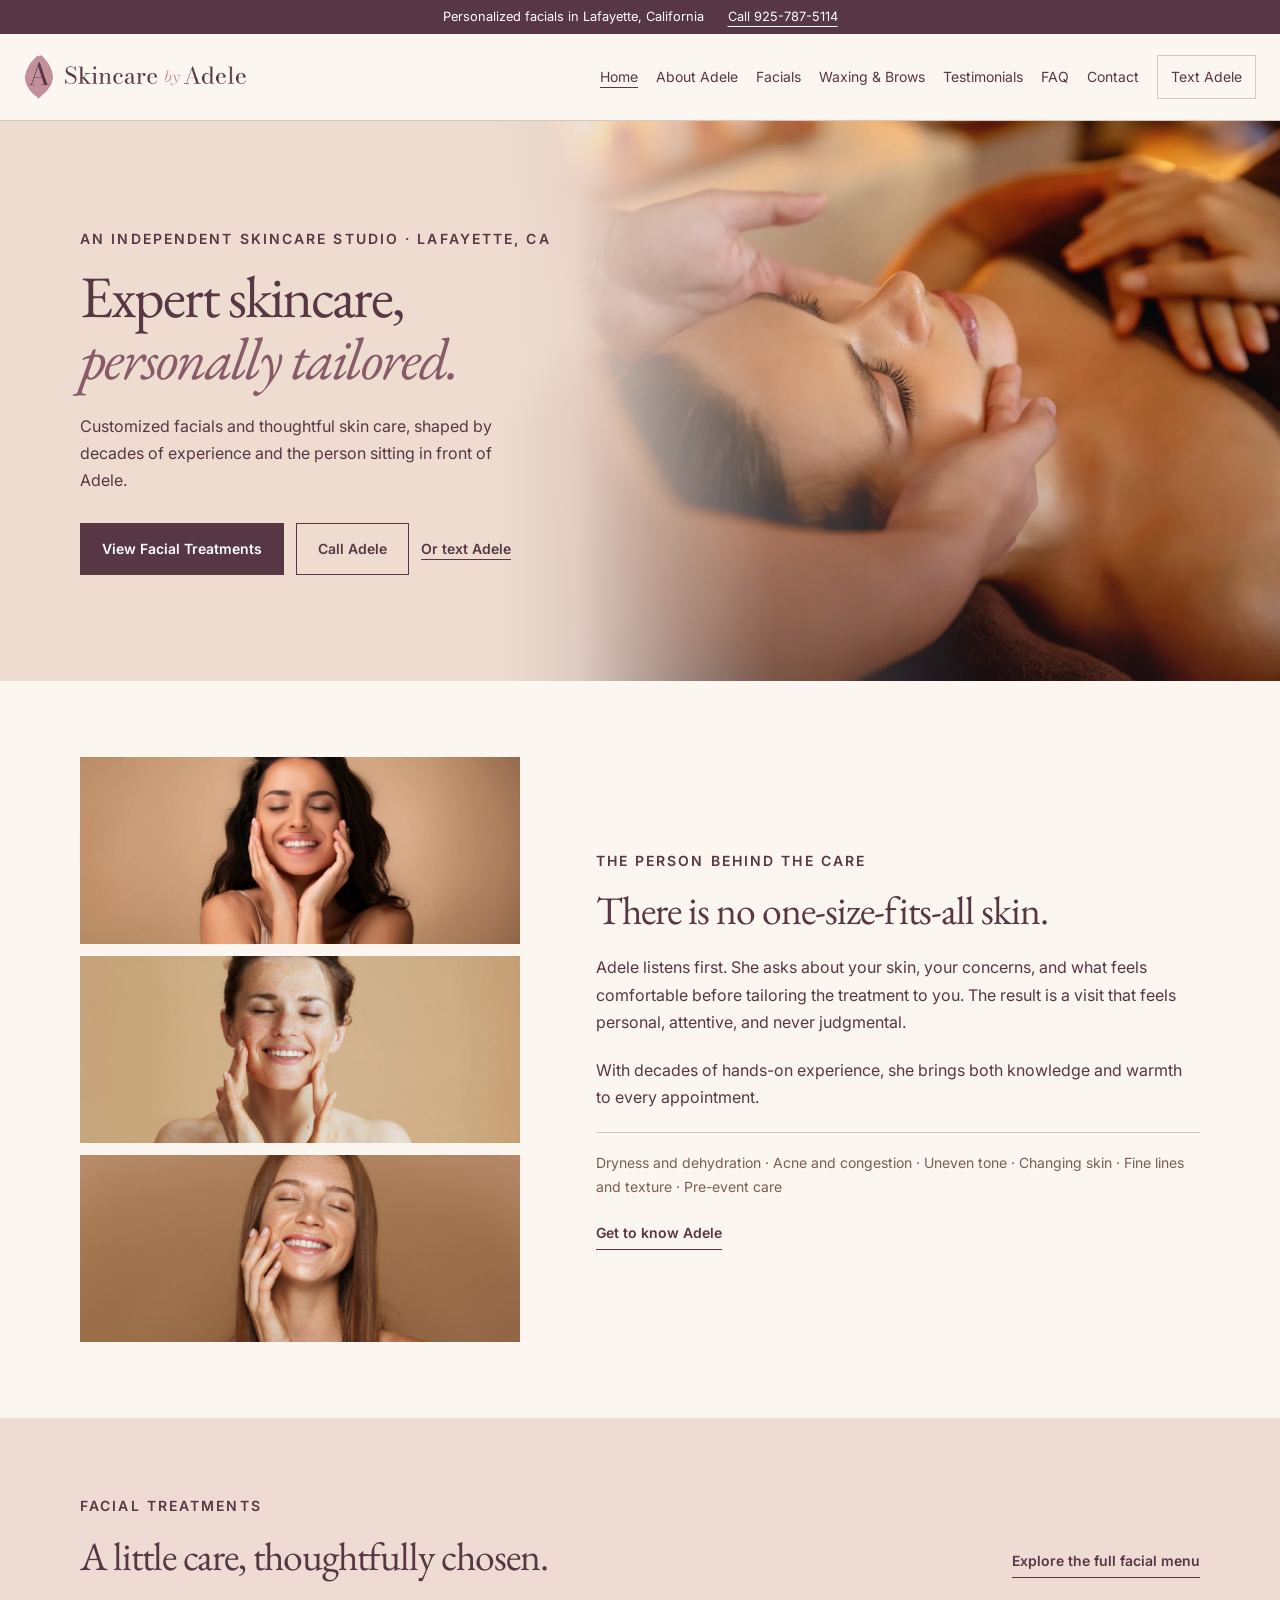
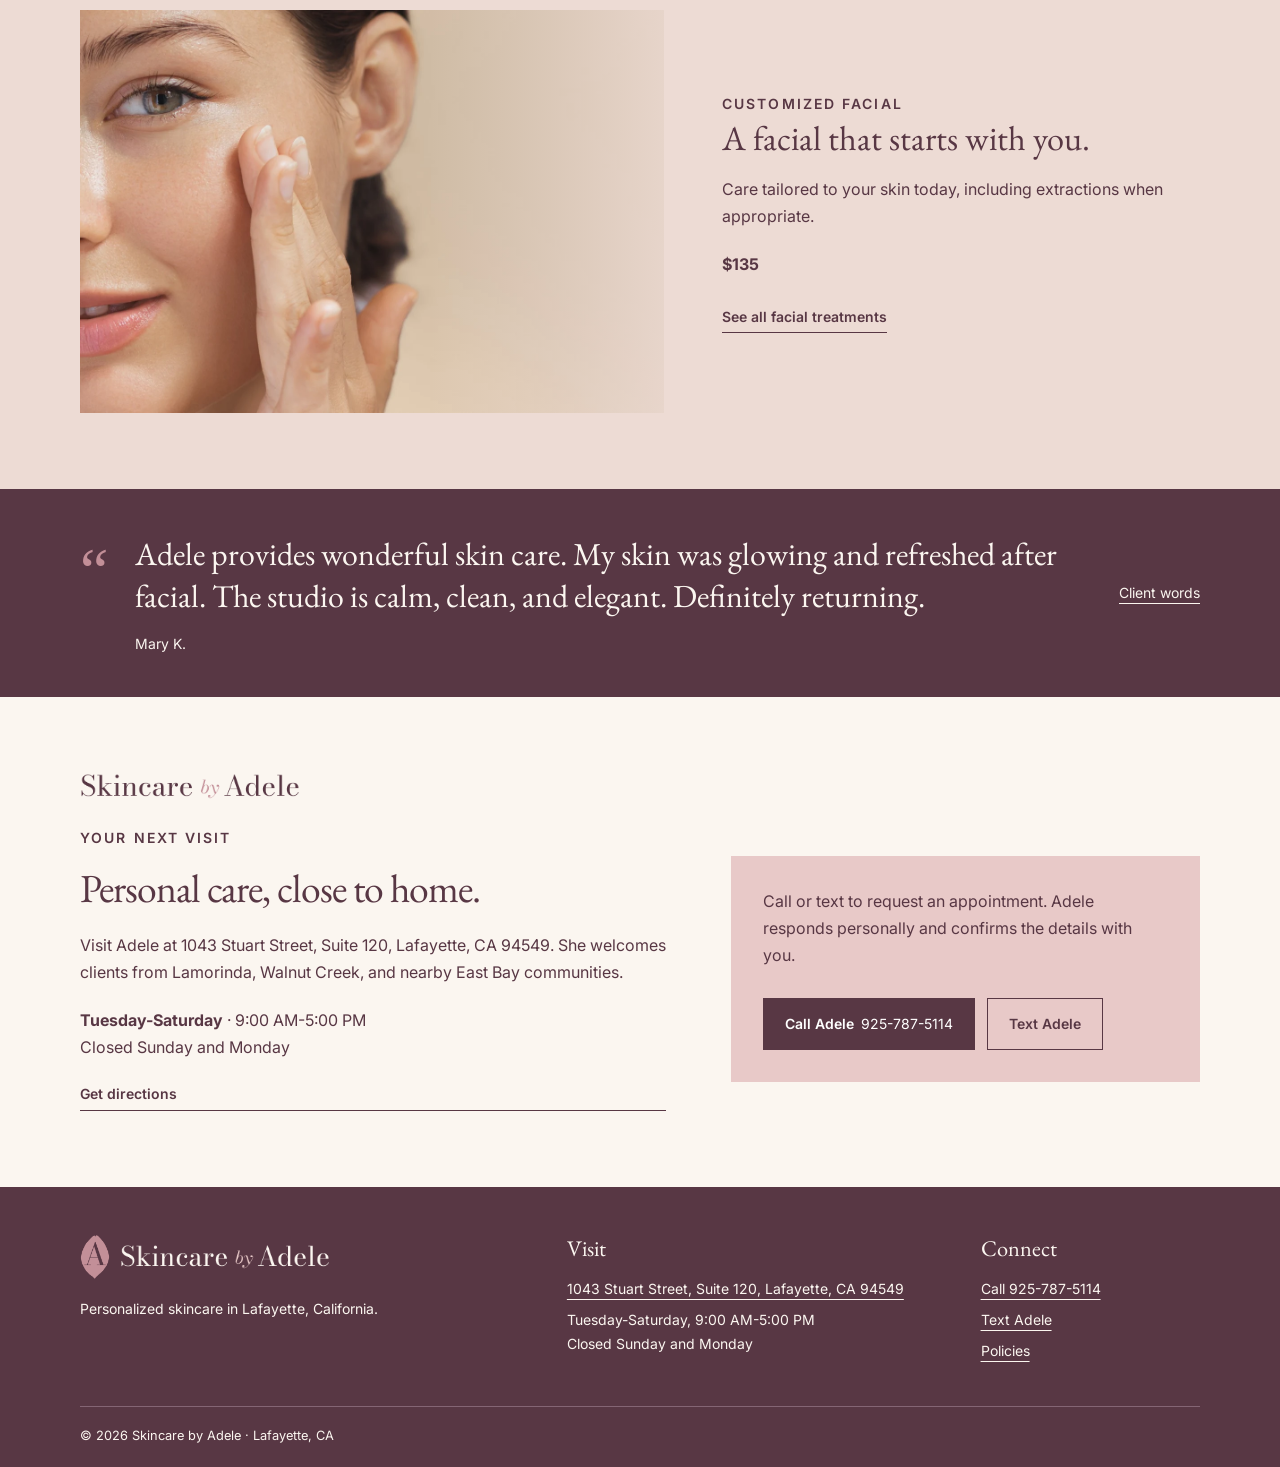
<file: index.html>
<!DOCTYPE html>
<html lang="en">
 <head>
  <meta charset="utf-8"/>
  <meta content="width=device-width,initial-scale=1" name="viewport"/>
  <meta content="#FBF6F0" name="theme-color"/>
  <title>
   Home | Skincare by Adele, Lafayette CA
  </title>
  <meta content="Customized facials and personal skincare with Adele Van Siegman in Lafayette, California. Explore services and call or text for an appointment." name="description"/>
  <link href="assets/A-01.webp" rel="icon"/>
  <link href="https://fonts.googleapis.com" rel="preconnect"/>
  <link crossorigin="" href="https://fonts.gstatic.com" rel="preconnect"/>
  <link href="https://fonts.googleapis.com/css2?family=EB+Garamond:ital,wght@0,400;0,500;0,600;1,400&amp;family=Inter:wght@400;500;600;700&amp;display=swap" rel="stylesheet"/>
  <link href="style.css" rel="stylesheet"/>
 </head>
 <body class="page-index">
  <a class="skip" href="#main">
   Skip to content
  </a>
  <div class="topline">
   Personalized facials in Lafayette, California
   <a href="tel:+19257875114">
    Call 925-787-5114
   </a>
  </div>
  <header>
   <div class="wrap header-inner">
    <a aria-label="Skincare by Adele home" class="brand" href="index.html">
     <img alt="" aria-hidden="true" class="brand-monogram" height="633" src="assets/A-01.webp" width="432"/>
     <img alt="Skincare by Adele" height="73" src="assets/A-03.webp" width="570"/>
    </a>
    <button aria-controls="site-nav" aria-expanded="false" class="menu-toggle" type="button">
     Menu
     <span aria-hidden="true">
      ☰
     </span>
    </button>
    <nav aria-label="Main navigation" id="site-nav">
     <a aria-current="page" href="index.html">
      Home
     </a>
     <a href="about.html">
      About Adele
     </a>
     <a href="facials.html">
      Facials
     </a>
     <a href="waxing-brows.html">
      Waxing &amp; Brows
     </a>
     <a href="testimonials.html">
      Testimonials
     </a>
     <a href="faq.html">
      FAQ
     </a>
     <a href="contact.html">
      Contact
     </a>
     <a class="nav-contact" href="sms:+19257875114">
      Text Adele
     </a>
    </nav>
   </div>
  </header>
  <main id="main">
   <section class="home-hero">
    <div class="home-hero-copy">
     <p class="eyebrow">
      An independent skincare studio &middot; Lafayette, CA
     </p>
     <h1>
      Expert skincare,
      <br/>
      <em>
       personally tailored.
      </em>
     </h1>
     <p>
      Customized facials and thoughtful skin care, shaped by decades of
            experience and the person sitting in front of Adele.
     </p>
     <div class="actions">
      <a class="button" href="facials.html">
       View Facial Treatments
      </a>
      <a class="button outline" href="tel:+19257875114">
       Call Adele
      </a>
      <a class="text-link" href="sms:+19257875114">
       Or text Adele
      </a>
     </div>
    </div>
    <div class="home-hero-visual">
     <div class="hero-main">
      <img alt="Hands applying a facial treatment in warm studio light" fetchpriority="high" height="1365" src="assets/AdobeStock_1033845673.webp" width="2048"/>
     </div>
     <p class="vertical-caption">
      SKINCARE BY ADELE &middot; LAFAYETTE
     </p>
    </div>
   </section>
   <section class="editorial-section approach compact-approach">
    <div class="wrap approach-grid">
     <div aria-label="Three quiet skincare moments" class="home-portrait-stack">
      <figure>
       <img alt="Woman with dark hair smiling with her eyes closed" height="1242" loading="lazy" src="assets/AdobeStock_1491289185.webp" width="1800"/>
      </figure>
      <figure>
       <img alt="Woman with short hair resting her hands on her cheeks, eyes closed" height="1200" loading="lazy" src="assets/AdobeStock_632358836.webp" width="1800"/>
      </figure>
      <figure>
       <img alt="Woman enjoying a quiet moment with her eyes closed" height="1200" loading="lazy" src="assets/AdobeStock_236097565.webp" width="1800"/>
      </figure>
     </div>
     <div class="approach-copy">
      <p class="eyebrow">
       THE PERSON BEHIND THE CARE
      </p>
      <h2>
       There is no one-size-fits-all skin.
      </h2>
      <p>
       Adele listens first. She asks about your skin, your concerns, and
              what feels comfortable before tailoring the treatment to you. The
              result is a visit that feels personal, attentive, and never
              judgmental.
      </p>
      <p>
       With decades of hands-on experience, she brings both knowledge and
              warmth to every appointment.
      </p>
      <p class="concerns-inline">
       Dryness and dehydration &middot; Acne and congestion &middot; Uneven tone &middot; Changing skin &middot; Fine lines and texture &middot; Pre-event care
      </p>
      <a class="quiet-link" href="about.html">
       Get to know Adele
      </a>
     </div>
    </div>
   </section>
   <section class="editorial-section treatments-home">
    <div class="wrap">
     <div class="section-heading">
      <div>
       <p class="eyebrow">
        FACIAL TREATMENTS
       </p>
       <h2>
        A little care, thoughtfully chosen.
       </h2>
      </div>
      <a class="quiet-link" href="facials.html">
       Explore the full facial menu
      </a>
     </div>
     <div class="treatment-editorial">
      <figure class="treatment-photo">
       <img alt="Close-up of a woman gently touching her cheek; her eye, skin, and fingertips remain visible" class="skin-touch-photo" height="900" loading="lazy" src="assets/AdobeStock_627625230.webp" width="1800"/>
      </figure>
      <div class="treatment-selections">
       <article class="treatment-selection">
        <div>
         <span class="eyebrow">
          CUSTOMIZED FACIAL
         </span>
         <h3>
          A facial that starts with you.
         </h3>
         <p>
          Care tailored to your skin today, including extractions when
                  appropriate.
         </p>
         <strong>
          $135
         </strong>
        </div>
        <a class="quiet-link" href="facials.html">
         See all facial treatments
        </a>
       </article>
      </div>
     </div>
    </div>
   </section>
   <section class="quote-band">
    <div class="wrap quote-layout">
     <span aria-hidden="true" class="quote-ornament">
      &ldquo;
     </span>
     <blockquote>
      Adele provides wonderful skin care. My skin was glowing and
            refreshed after facial. The studio is calm, clean, and elegant.
            Definitely returning.
      <cite>
       Mary K.
      </cite>
     </blockquote>
     <a href="testimonials.html">
      Client words
     </a>
    </div>
   </section>
   <section class="editorial-section location-home">
    <div class="wrap location-home-refined">
     <div>
      <img alt="Skincare by Adele" class="brand-plaque" height="73" loading="lazy" src="assets/A-03.webp" width="570"/>
      <p class="eyebrow">
       YOUR NEXT VISIT
      </p>
      <h2>
       Personal care, close to home.
      </h2>
      <p>
       Visit Adele at 1043 Stuart Street, Suite 120, Lafayette, CA 94549.
              She welcomes clients from Lamorinda, Walnut Creek, and nearby East
              Bay communities.
      </p>
      <p>
       <strong>
        Tuesday-Saturday
       </strong>
       &middot; 9:00 AM-5:00 PM
       <br/>
       Closed
              Sunday and Monday
      </p>
      <a class="quiet-link" href="https://www.google.com/maps/search/?api=1&amp;query=1043+Stuart+Street+Suite+120+Lafayette+CA+94549" rel="noopener" target="_blank">
       Get directions
      </a>
      <div class="location-action">
       <p>
        Call or text to request an appointment. Adele responds
                personally and confirms the details with you.
       </p>
       <div class="actions">
        <a class="button" href="tel:+19257875114">
         Call Adele
         <span>
          925-787-5114
         </span>
        </a>
        <a class="button outline" href="sms:+19257875114">
         Text Adele
        </a>
       </div>
      </div>
     </div>
    </div>
   </section>
  </main>
  <footer>
   <div class="wrap footer-grid">
    <div>
     <div class="footer-brand">
      <img alt="" aria-hidden="true" class="brand-monogram" height="633" src="assets/A-01.webp" width="432"/>
      <img alt="Skincare by Adele" class="footer-logo" height="73" src="assets/A-06.webp" width="570"/>
     </div>
     <p>
      Personalized skincare in Lafayette, California.
     </p>
    </div>
    <div>
     <h3>
      Visit
     </h3>
     <a href="https://www.google.com/maps/search/?api=1&amp;query=1043+Stuart+Street+Suite+120+Lafayette+CA+94549" rel="noopener" target="_blank">
      1043 Stuart Street, Suite 120, Lafayette, CA 94549
     </a>
     <p>
      Tuesday-Saturday, 9:00 AM-5:00 PM
      <br/>
      Closed Sunday and Monday
     </p>
    </div>
    <div>
     <h3>
      Connect
     </h3>
     <a href="tel:+19257875114">
      Call 925-787-5114
     </a>
     <a href="sms:+19257875114">
      Text Adele
     </a>
     <a href="policies.html">
      Policies
     </a>
    </div>
   </div>
   <div class="wrap footer-end">
    &copy; 2026 Skincare by Adele &middot; Lafayette, CA
   </div>
  </footer>
  <div class="mobile-action">
   <a href="tel:+19257875114">
    Call Adele
   </a>
   <a href="sms:+19257875114">
    Text Adele
   </a>
  </div>
  <script defer="" src="site.js">
  </script>
 </body>
</html>
</file>
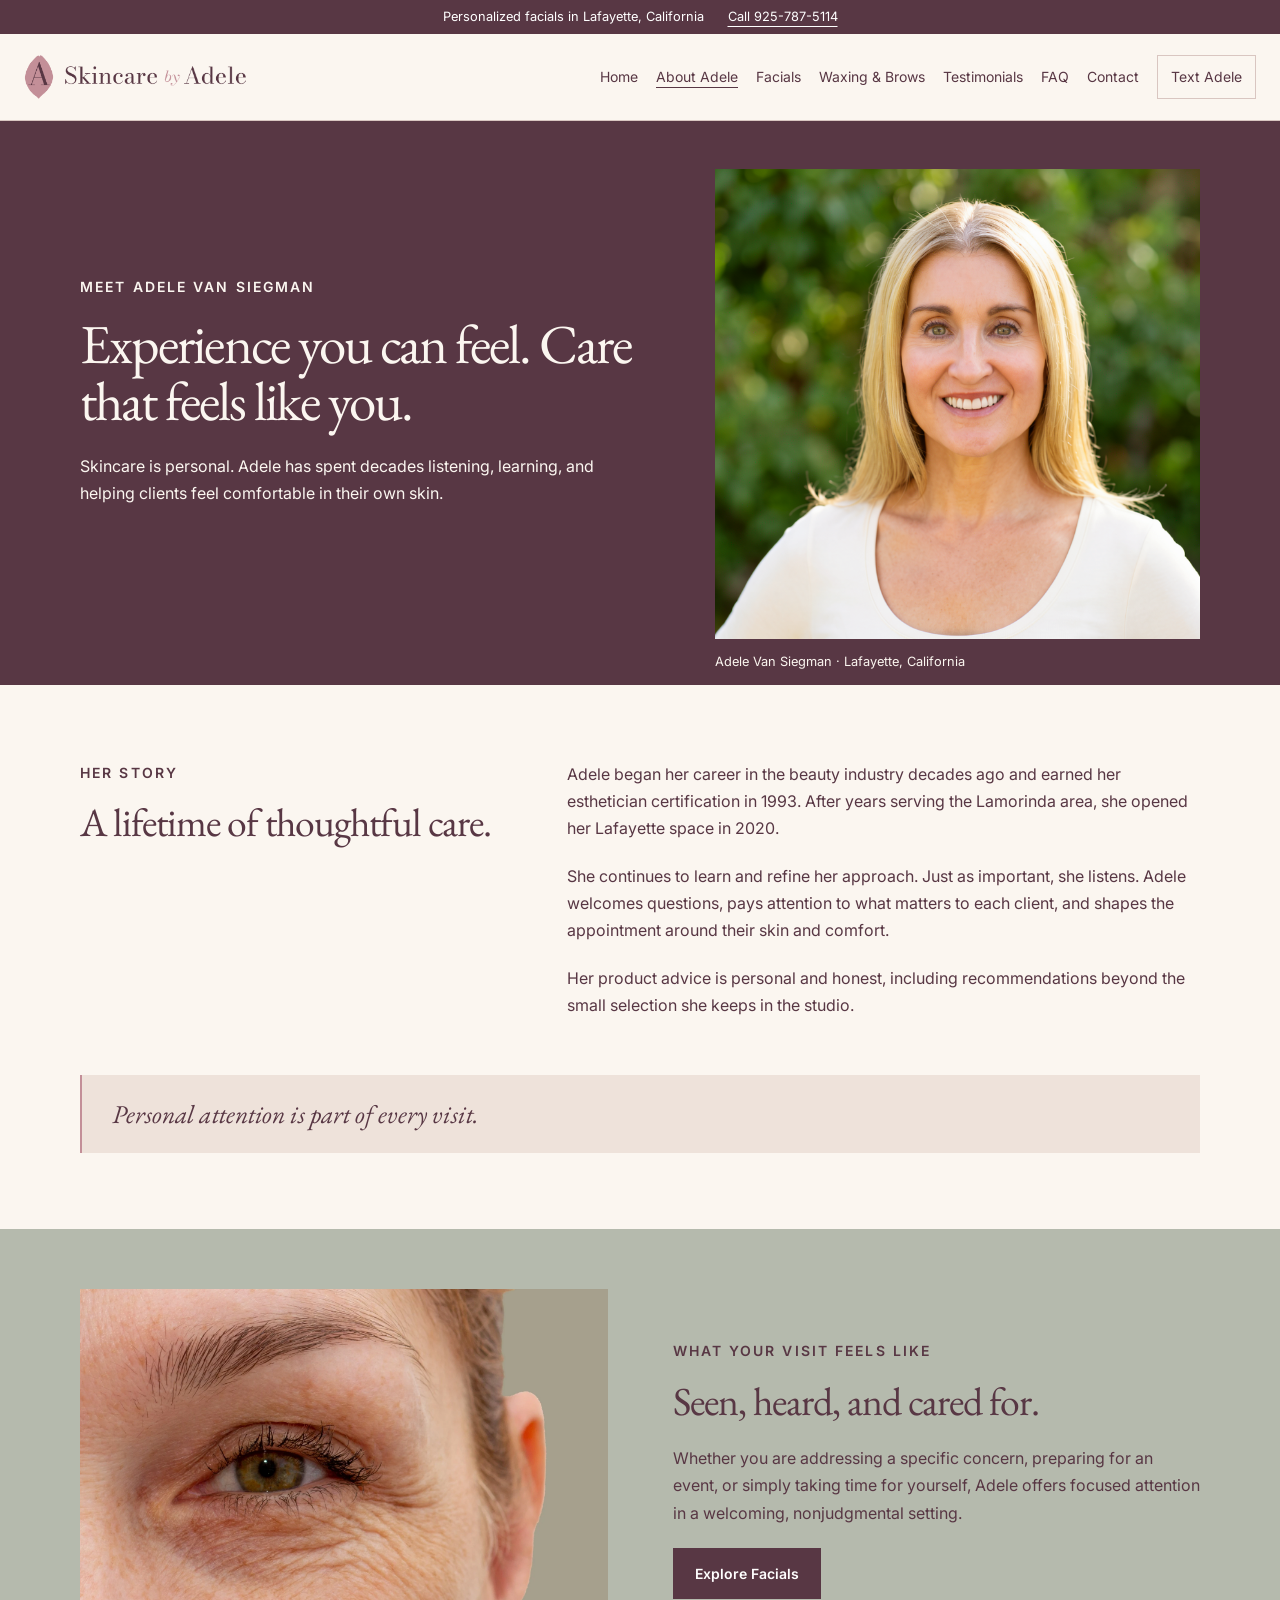
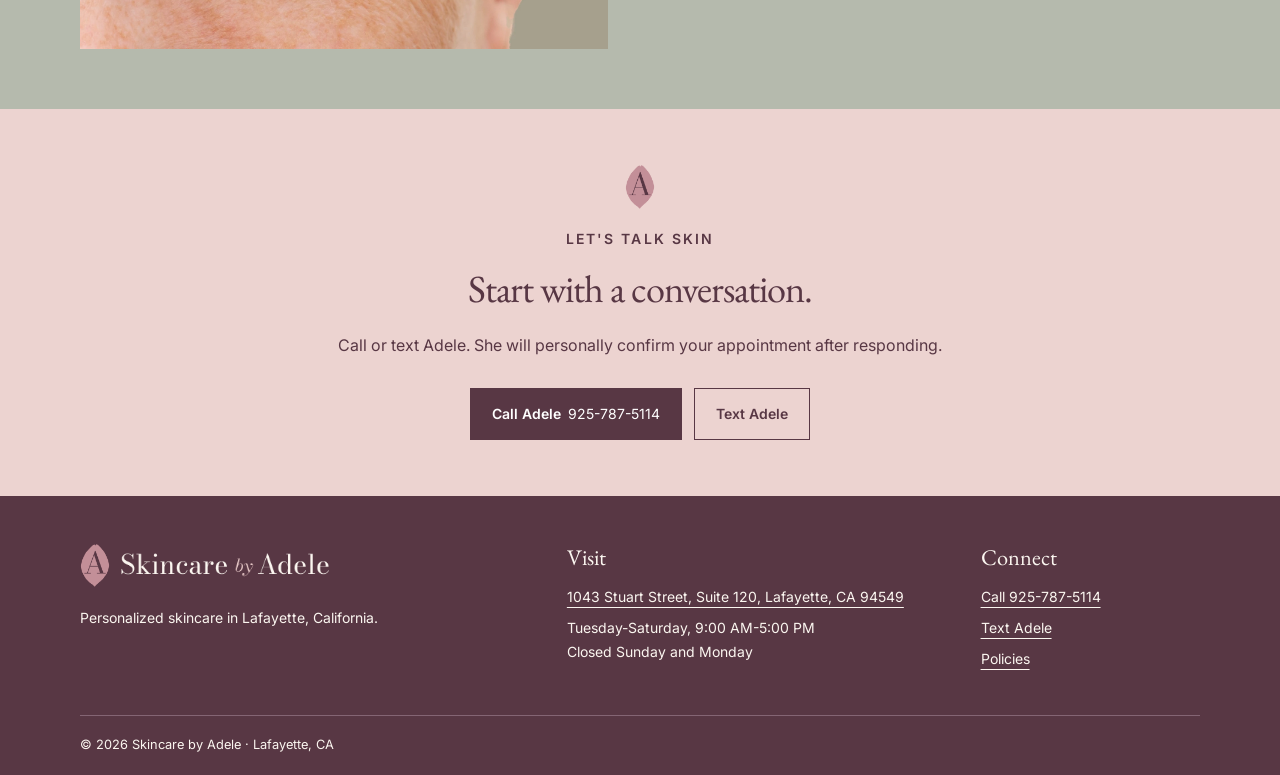
<file: about.html>
<!DOCTYPE html>
<html lang="en">
 <head>
  <meta charset="utf-8"/>
  <meta content="width=device-width,initial-scale=1" name="viewport"/>
  <meta content="#FBF6F0" name="theme-color"/>
  <title>
   About Adele | Skincare by Adele, Lafayette CA
  </title>
  <meta content="Meet Adele Van Siegman, an experienced esthetician offering personalized facials and skincare in Lafayette, CA." name="description"/>
  <link href="assets/A-01.webp" rel="icon"/>
  <link href="https://fonts.googleapis.com" rel="preconnect"/>
  <link crossorigin="" href="https://fonts.gstatic.com" rel="preconnect"/>
  <link href="https://fonts.googleapis.com/css2?family=EB+Garamond:ital,wght@0,400;0,500;0,600;1,400&amp;family=Inter:wght@400;500;600;700&amp;display=swap" rel="stylesheet"/>
  <link href="style.css" rel="stylesheet"/>
 </head>
 <body class="page-about">
  <a class="skip" href="#main">
   Skip to content
  </a>
  <div class="topline">
   Personalized facials in Lafayette, California
   <a href="tel:+19257875114">
    Call 925-787-5114
   </a>
  </div>
  <header>
   <div class="wrap header-inner">
    <a aria-label="Skincare by Adele home" class="brand" href="index.html">
     <img alt="" aria-hidden="true" class="brand-monogram" height="633" src="assets/A-01.webp" width="432"/>
     <img alt="Skincare by Adele" height="73" src="assets/A-03.webp" width="570"/>
    </a>
    <button aria-controls="site-nav" aria-expanded="false" class="menu-toggle" type="button">
     Menu
     <span aria-hidden="true">
      ☰
     </span>
    </button>
    <nav aria-label="Main navigation" id="site-nav">
     <a href="index.html">
      Home
     </a>
     <a aria-current="page" href="about.html">
      About Adele
     </a>
     <a href="facials.html">
      Facials
     </a>
     <a href="waxing-brows.html">
      Waxing &amp; Brows
     </a>
     <a href="testimonials.html">
      Testimonials
     </a>
     <a href="faq.html">
      FAQ
     </a>
     <a href="contact.html">
      Contact
     </a>
     <a class="nav-contact" href="sms:+19257875114">
      Text Adele
     </a>
    </nav>
   </div>
  </header>
  <main id="main">
   <section class="about-hero">
    <div class="wrap about-hero-grid">
     <div class="about-headline">
      <p class="eyebrow">
       MEET ADELE VAN SIEGMAN
      </p>
      <h1>
       Experience you can feel. Care that feels like you.
      </h1>
      <p>
       Skincare is personal. Adele has spent decades listening, learning,
              and helping clients feel comfortable in their own skin.
      </p>
     </div>
     <div class="adele-photo">
      <img alt="Portrait of Adele Van Siegman with her full head visible in a warm studio" height="1435" loading="lazy" src="assets/adele-portrait.webp" width="1096"/>
      <span>
       Adele Van Siegman &middot; Lafayette, California
      </span>
     </div>
    </div>
   </section>
   <section class="editorial-section">
    <div class="wrap about-story">
     <div>
      <p class="eyebrow">
       HER STORY
      </p>
      <h2>
       A lifetime of thoughtful care.
      </h2>
     </div>
     <div class="story-copy">
      <p>
       Adele began her career in the beauty industry decades ago and
              earned her esthetician certification in 1993. After years serving
              the Lamorinda area, she opened her Lafayette space in 2020.
      </p>
      <p>
       She continues to learn and refine her approach. Just as important,
              she listens. Adele welcomes questions, pays attention to what
              matters to each client, and shapes the appointment around their
              skin and comfort.
      </p>
      <p>
       Her product advice is personal and honest, including
              recommendations beyond the small selection she keeps in the
              studio.
      </p>
     </div>
    </div>
    <div class="about-detail wrap about-story-quote">
     <p>
      Personal attention is part of every visit.
     </p>
    </div>
   </section>
   <section class="about-values">
    <div class="wrap values-grid">
     <div>
      <img alt="Close-up of an eye and natural skin texture" height="1200" loading="lazy" src="assets/AdobeStock_796633617.webp" width="1800"/>
     </div>
     <div>
      <p class="eyebrow">
       WHAT YOUR VISIT FEELS LIKE
      </p>
      <h2>
       Seen, heard, and cared for.
      </h2>
      <p>
       Whether you are addressing a specific concern, preparing for an
              event, or simply taking time for yourself, Adele offers focused
              attention in a welcoming, nonjudgmental setting.
      </p>
      <a class="button" href="facials.html">
       Explore Facials
      </a>
     </div>
    </div>
   </section>
   <section class="closing-call">
    <div class="wrap">
     <img alt="" aria-hidden="true" height="633" src="assets/A-01.webp" width="432"/>
     <p class="eyebrow">
      LET'S TALK SKIN
     </p>
     <h2>
      Start with a conversation.
     </h2>
     <p>
      Call or text Adele. She will personally confirm your appointment
            after responding.
     </p>
     <div class="actions">
      <a class="button" href="tel:+19257875114">
       Call Adele
       <span>
        925-787-5114
       </span>
      </a>
      <a class="button outline" href="sms:+19257875114">
       Text Adele
      </a>
     </div>
    </div>
   </section>
  </main>
  <footer>
   <div class="wrap footer-grid">
    <div>
     <div class="footer-brand">
      <img alt="" aria-hidden="true" class="brand-monogram" height="633" src="assets/A-01.webp" width="432"/>
      <img alt="Skincare by Adele" class="footer-logo" height="73" src="assets/A-06.webp" width="570"/>
     </div>
     <p>
      Personalized skincare in Lafayette, California.
     </p>
    </div>
    <div>
     <h3>
      Visit
     </h3>
     <a href="https://www.google.com/maps/search/?api=1&amp;query=1043+Stuart+Street+Suite+120+Lafayette+CA+94549" rel="noopener" target="_blank">
      1043 Stuart Street, Suite 120, Lafayette, CA 94549
     </a>
     <p>
      Tuesday-Saturday, 9:00 AM-5:00 PM
      <br/>
      Closed Sunday and Monday
     </p>
    </div>
    <div>
     <h3>
      Connect
     </h3>
     <a href="tel:+19257875114">
      Call 925-787-5114
     </a>
     <a href="sms:+19257875114">
      Text Adele
     </a>
     <a href="policies.html">
      Policies
     </a>
    </div>
   </div>
   <div class="wrap footer-end">
    &copy; 2026 Skincare by Adele &middot; Lafayette, CA
   </div>
  </footer>
  <div class="mobile-action">
   <a href="tel:+19257875114">
    Call Adele
   </a>
   <a href="sms:+19257875114">
    Text Adele
   </a>
  </div>
  <script defer="" src="site.js">
  </script>
 </body>
</html>
</file>
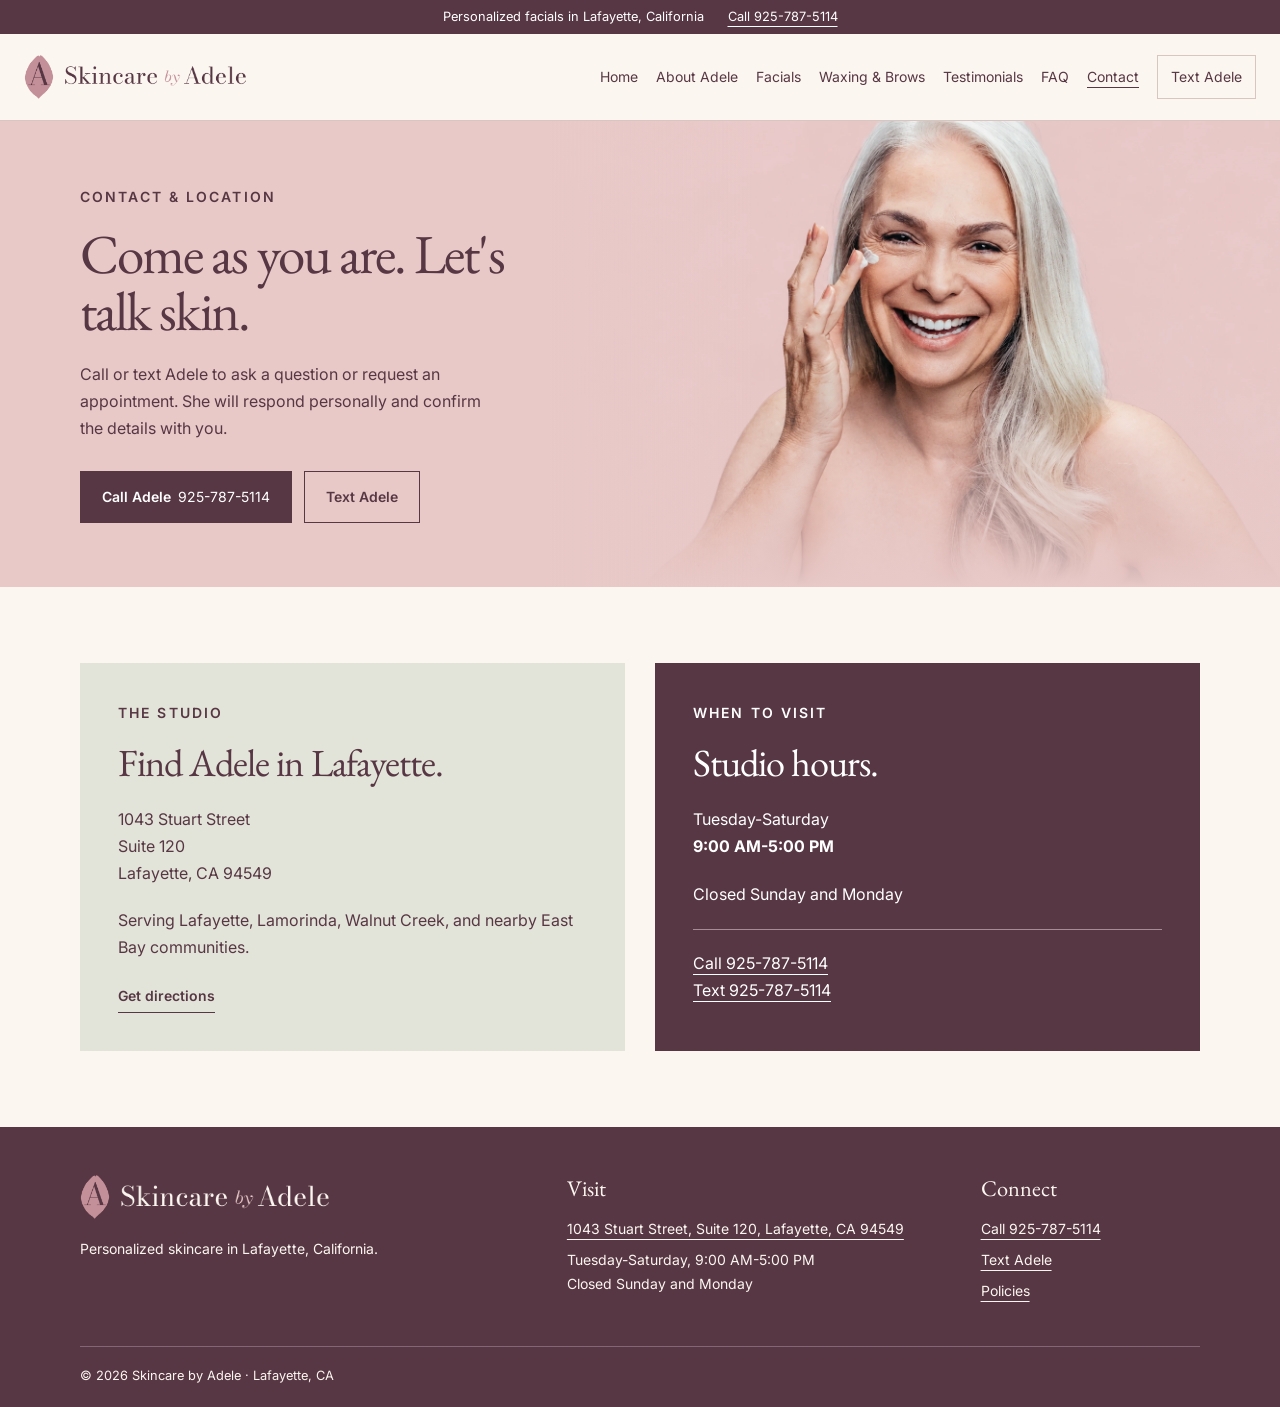
<file: contact.html>
<!DOCTYPE html>
<html lang="en">
 <head>
  <meta charset="utf-8"/>
  <meta content="width=device-width,initial-scale=1" name="viewport"/>
  <meta content="#FBF6F0" name="theme-color"/>
  <title>
   Contact | Skincare by Adele, Lafayette CA
  </title>
  <meta content="Contact Skincare by Adele at 1043 Stuart Street, Suite 120, Lafayette, CA. Call or text 925-787-5114 for an appointment." name="description"/>
  <link href="assets/A-01.webp" rel="icon"/>
  <link href="https://fonts.googleapis.com" rel="preconnect"/>
  <link crossorigin="" href="https://fonts.gstatic.com" rel="preconnect"/>
  <link href="https://fonts.googleapis.com/css2?family=EB+Garamond:ital,wght@0,400;0,500;0,600;1,400&amp;family=Inter:wght@400;500;600;700&amp;display=swap" rel="stylesheet"/>
  <link href="style.css" rel="stylesheet"/>
 </head>
 <body class="page-contact">
  <a class="skip" href="#main">
   Skip to content
  </a>
  <div class="topline">
   Personalized facials in Lafayette, California
   <a href="tel:+19257875114">
    Call 925-787-5114
   </a>
  </div>
  <header>
   <div class="wrap header-inner">
    <a aria-label="Skincare by Adele home" class="brand" href="index.html">
     <img alt="" aria-hidden="true" class="brand-monogram" height="633" src="assets/A-01.webp" width="432"/>
     <img alt="Skincare by Adele" height="73" src="assets/A-03.webp" width="570"/>
    </a>
    <button aria-controls="site-nav" aria-expanded="false" class="menu-toggle" type="button">
     Menu
     <span aria-hidden="true">
      ☰
     </span>
    </button>
    <nav aria-label="Main navigation" id="site-nav">
     <a href="index.html">
      Home
     </a>
     <a href="about.html">
      About Adele
     </a>
     <a href="facials.html">
      Facials
     </a>
     <a href="waxing-brows.html">
      Waxing &amp; Brows
     </a>
     <a href="testimonials.html">
      Testimonials
     </a>
     <a href="faq.html">
      FAQ
     </a>
     <a aria-current="page" href="contact.html">
      Contact
     </a>
     <a class="nav-contact" href="sms:+19257875114">
      Text Adele
     </a>
    </nav>
   </div>
  </header>
  <main id="main">
   <section class="blend-hero tone-blush contact-heading">
    <div class="wrap blend-copy">
     <p class="eyebrow">
      CONTACT &amp; LOCATION
     </p>
     <h1>
      Come as you are. Let's talk skin.
     </h1>
     <p>
      Call or text Adele to ask a question or request an appointment.
              She will respond personally and confirm the details with you.
     </p>
     <div class="actions">
      <a class="button" href="tel:+19257875114">
       Call Adele
       <span>
        925-787-5114
       </span>
      </a>
      <a class="button outline" href="sms:+19257875114">
       Text Adele
      </a>
     </div>
    </div>
    <div class="blend-photo">
     <img alt="Silver-haired woman smiling while applying a dab of skincare cream" height="969" src="assets/AdobeStock_282710078-blush.webp" width="1624"/>
    </div>
   </section>
   <section class="editorial-section">
    <div class="wrap contact-cards">
     <div class="contact-address">
      <p class="eyebrow">
       THE STUDIO
      </p>
      <h2>
       Find Adele in Lafayette.
      </h2>
      <address>
       1043 Stuart Street
       <br/>
       Suite 120
       <br/>
       Lafayette, CA 94549
      </address>
      <p>
       Serving Lafayette, Lamorinda, Walnut Creek, and nearby East Bay
              communities.
      </p>
      <a class="quiet-link" href="https://www.google.com/maps/search/?api=1&amp;query=1043+Stuart+Street+Suite+120+Lafayette+CA+94549" rel="noopener" target="_blank">
       Get directions
      </a>
     </div>
     <div class="contact-hours">
      <p class="eyebrow">
       WHEN TO VISIT
      </p>
      <h2>
       Studio hours.
      </h2>
      <p>
       Tuesday-Saturday
       <br/>
       <strong>
        9:00 AM-5:00 PM
       </strong>
      </p>
      <p>
       Closed Sunday and Monday
      </p>
      <div class="rule">
      </div>
      <a href="tel:+19257875114">
       Call 925-787-5114
      </a>
      <a href="sms:+19257875114">
       Text 925-787-5114
      </a>
     </div>
    </div>
   </section>
  </main>
  <footer>
   <div class="wrap footer-grid">
    <div>
     <div class="footer-brand">
      <img alt="" aria-hidden="true" class="brand-monogram" height="633" src="assets/A-01.webp" width="432"/>
      <img alt="Skincare by Adele" class="footer-logo" height="73" src="assets/A-06.webp" width="570"/>
     </div>
     <p>
      Personalized skincare in Lafayette, California.
     </p>
    </div>
    <div>
     <h3>
      Visit
     </h3>
     <a href="https://www.google.com/maps/search/?api=1&amp;query=1043+Stuart+Street+Suite+120+Lafayette+CA+94549" rel="noopener" target="_blank">
      1043 Stuart Street, Suite 120, Lafayette, CA 94549
     </a>
     <p>
      Tuesday-Saturday, 9:00 AM-5:00 PM
      <br/>
      Closed Sunday and Monday
     </p>
    </div>
    <div>
     <h3>
      Connect
     </h3>
     <a href="tel:+19257875114">
      Call 925-787-5114
     </a>
     <a href="sms:+19257875114">
      Text Adele
     </a>
     <a href="policies.html">
      Policies
     </a>
    </div>
   </div>
   <div class="wrap footer-end">
    &copy; 2026 Skincare by Adele &middot; Lafayette, CA
   </div>
  </footer>
  <div class="mobile-action">
   <a href="tel:+19257875114">
    Call Adele
   </a>
   <a href="sms:+19257875114">
    Text Adele
   </a>
  </div>
  <script defer="" src="site.js">
  </script>
 </body>
</html>
</file>
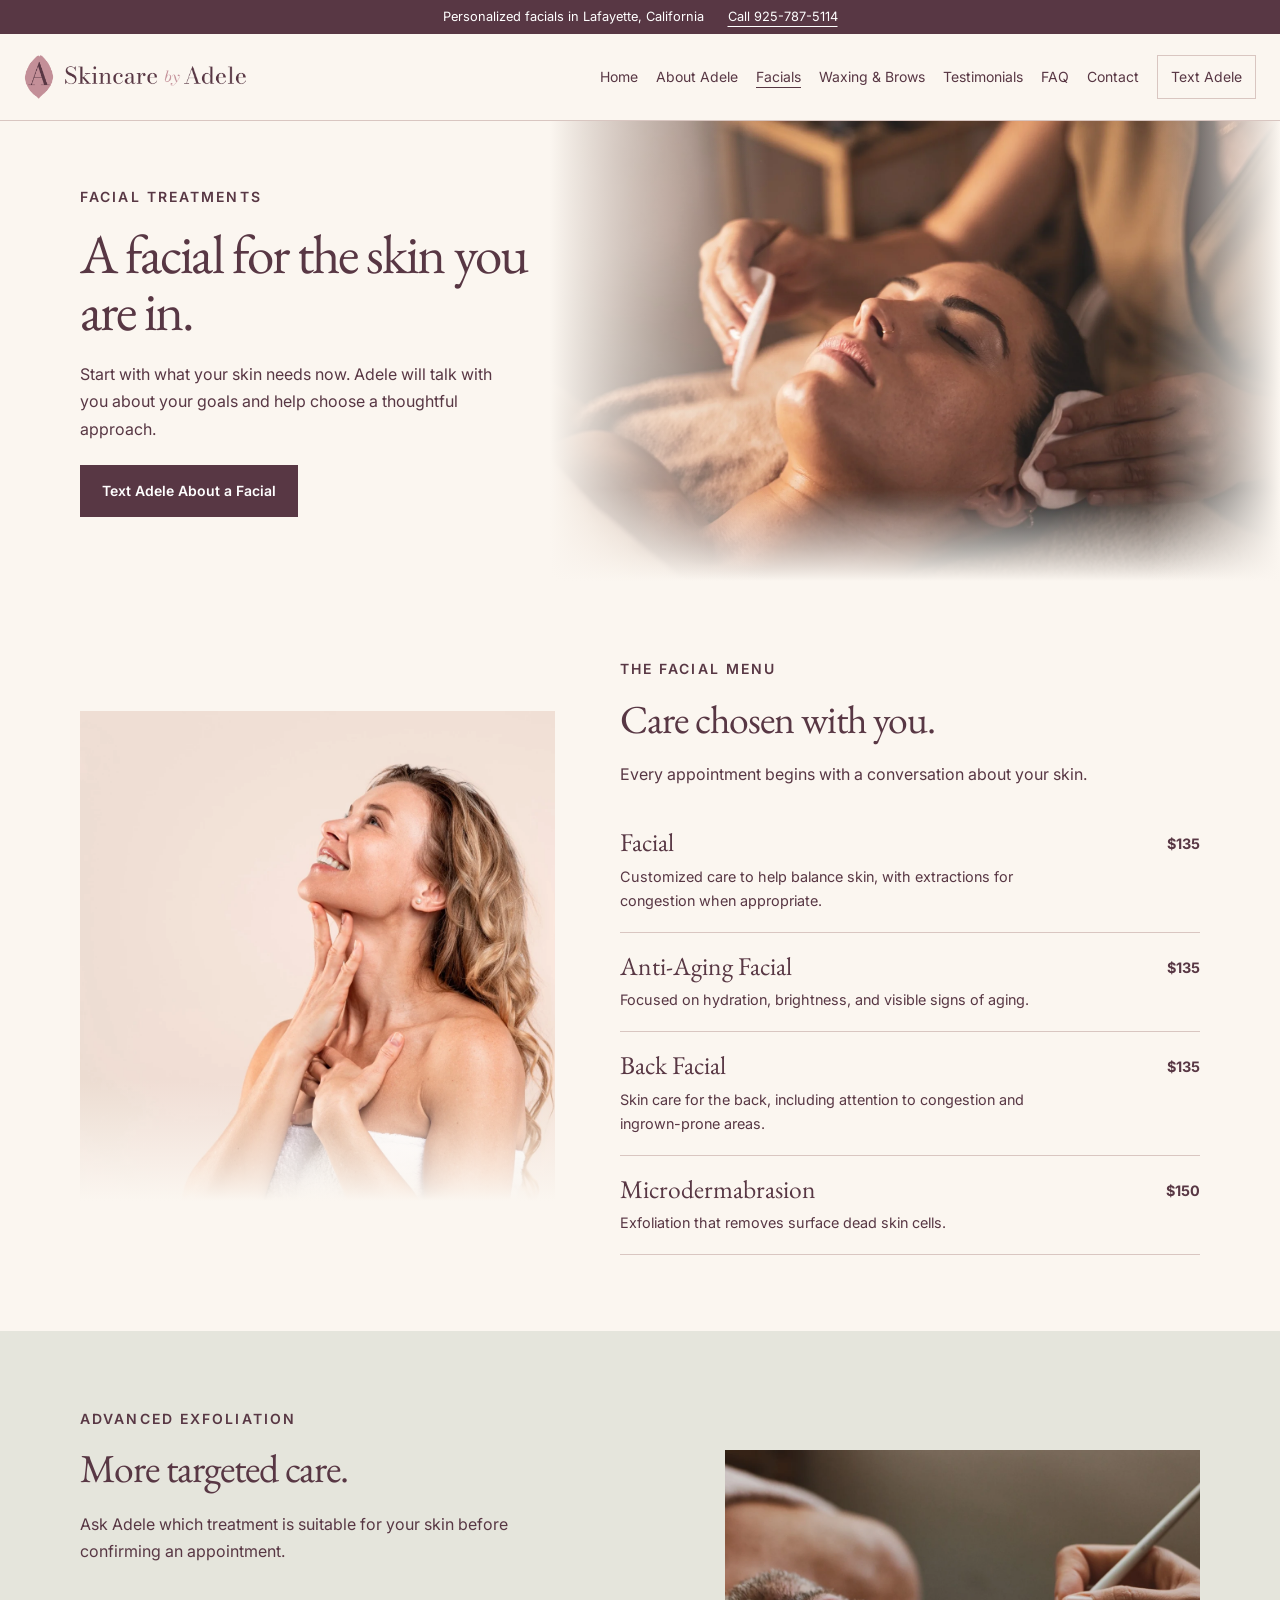
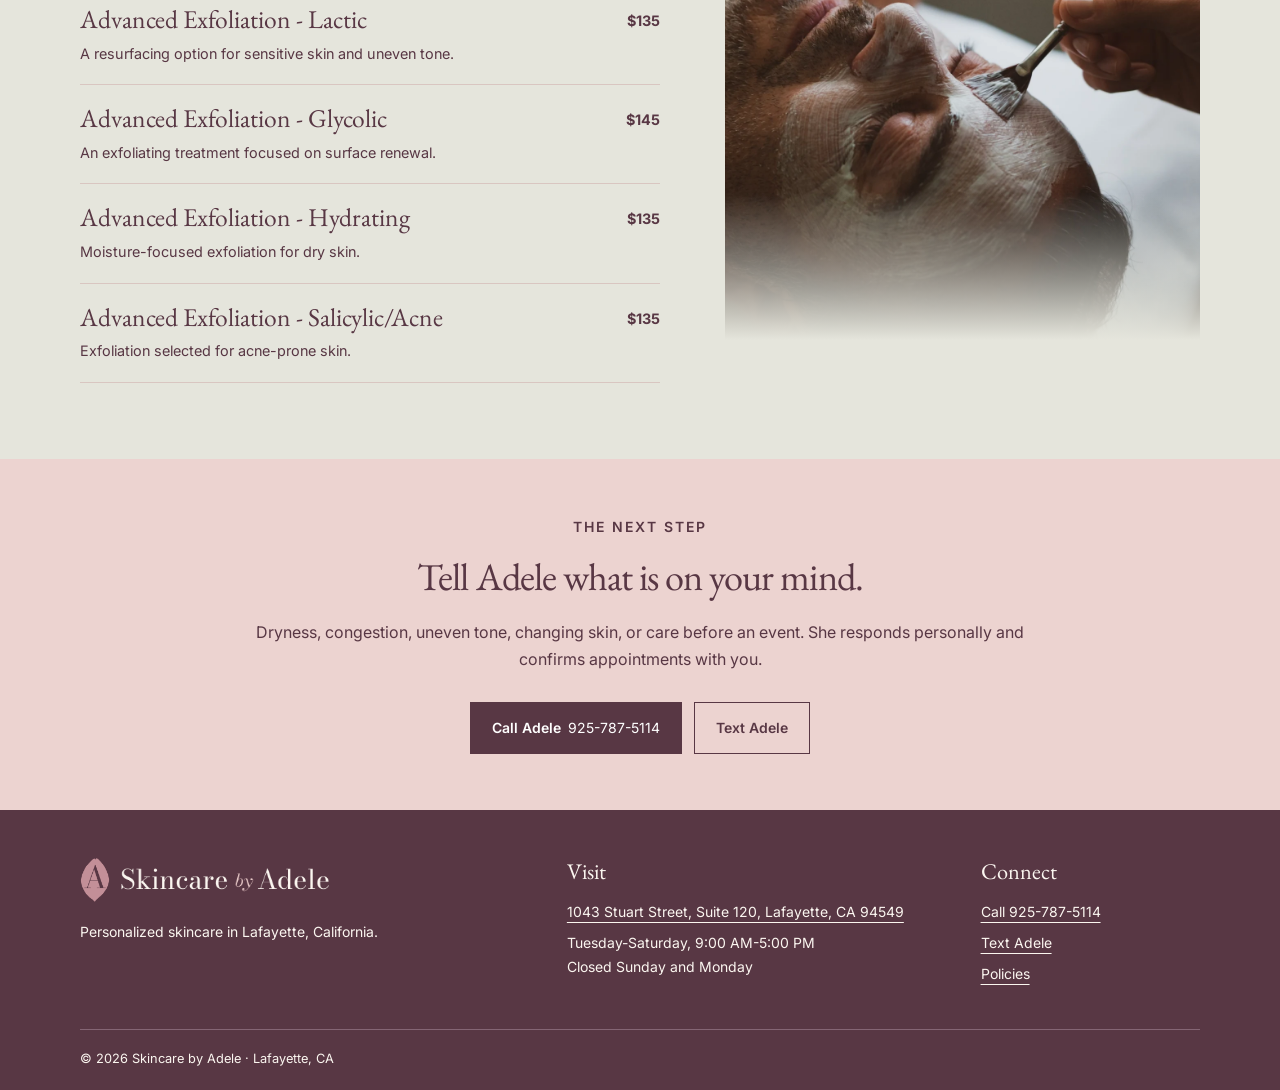
<file: facials.html>
<!DOCTYPE html>
<html lang="en">
 <head>
  <meta charset="utf-8"/>
  <meta content="width=device-width,initial-scale=1" name="viewport"/>
  <meta content="#FBF6F0" name="theme-color"/>
  <title>
   Facials | Skincare by Adele, Lafayette CA
  </title>
  <meta content="Explore personalized facials and advanced exfoliation with prices at Skincare by Adele in Lafayette, CA. Call or text Adele." name="description"/>
  <link href="assets/A-01.webp" rel="icon"/>
  <link href="https://fonts.googleapis.com" rel="preconnect"/>
  <link crossorigin="" href="https://fonts.gstatic.com" rel="preconnect"/>
  <link href="https://fonts.googleapis.com/css2?family=EB+Garamond:ital,wght@0,400;0,500;0,600;1,400&amp;family=Inter:wght@400;500;600;700&amp;display=swap" rel="stylesheet"/>
  <link href="style.css" rel="stylesheet"/>
 </head>
 <body class="page-facials">
  <a class="skip" href="#main">
   Skip to content
  </a>
  <div class="topline">
   Personalized facials in Lafayette, California
   <a href="tel:+19257875114">
    Call 925-787-5114
   </a>
  </div>
  <header>
   <div class="wrap header-inner">
    <a aria-label="Skincare by Adele home" class="brand" href="index.html">
     <img alt="" aria-hidden="true" class="brand-monogram" height="633" src="assets/A-01.webp" width="432"/>
     <img alt="Skincare by Adele" height="73" src="assets/A-03.webp" width="570"/>
    </a>
    <button aria-controls="site-nav" aria-expanded="false" class="menu-toggle" type="button">
     Menu
     <span aria-hidden="true">
      ☰
     </span>
    </button>
    <nav aria-label="Main navigation" id="site-nav">
     <a href="index.html">
      Home
     </a>
     <a href="about.html">
      About Adele
     </a>
     <a aria-current="page" href="facials.html">
      Facials
     </a>
     <a href="waxing-brows.html">
      Waxing &amp; Brows
     </a>
     <a href="testimonials.html">
      Testimonials
     </a>
     <a href="faq.html">
      FAQ
     </a>
     <a href="contact.html">
      Contact
     </a>
     <a class="nav-contact" href="sms:+19257875114">
      Text Adele
     </a>
    </nav>
   </div>
  </header>
  <main id="main">
   <section class="blend-hero tone-porcelain facial-heading">
    <div class="wrap blend-copy">
     <p class="eyebrow">
      FACIAL TREATMENTS
     </p>
     <h1>
      A facial for the skin you are in.
     </h1>
     <p>
      Start with what your skin needs now. Adele will talk with you about
            your goals and help choose a thoughtful approach.
     </p>
     <a class="button" href="sms:+19257875114">
      Text Adele About a Facial
     </a>
    </div>
    <div class="blend-photo">
     <img alt="Woman receiving a gentle facial treatment" src="assets/AdobeStock_535878263.webp"/>
    </div>
   </section>
   <section class="editorial-section">
    <div class="wrap service-spread facial-first">
     <figure class="service-visual facial-neck-photo fade-bottom">
      <img alt="Woman gently touching her neck, with natural skin texture" height="1200" loading="lazy" src="assets/AdobeStock_509128364.webp" width="1800"/>
     </figure>
     <div class="service-content">
      <p class="eyebrow">
       THE FACIAL MENU
      </p>
      <h2>
       Care chosen with you.
      </h2>
      <p>
       Every appointment begins with a conversation about your skin.
      </p>
      <div class="menu-rows">
       <div class="menu-row">
        <div>
         <h3>
          Facial
         </h3>
         <p>
          Customized care to help balance skin, with extractions for
                  congestion when appropriate.
         </p>
        </div>
        <strong>
         $135
        </strong>
       </div>
       <div class="menu-row">
        <div>
         <h3>
          Anti-Aging Facial
         </h3>
         <p>
          Focused on hydration, brightness, and visible signs of aging.
         </p>
        </div>
        <strong>
         $135
        </strong>
       </div>
       <div class="menu-row">
        <div>
         <h3>
          Back Facial
         </h3>
         <p>
          Skin care for the back, including attention to congestion and
                  ingrown-prone areas.
         </p>
        </div>
        <strong>
         $135
        </strong>
       </div>
       <div class="menu-row">
        <div>
         <h3>
          Microdermabrasion
         </h3>
         <p>
          Exfoliation that removes surface dead skin cells.
         </p>
        </div>
        <strong>
         $150
        </strong>
       </div>
      </div>
     </div>
    </div>
   </section>
   <section class="exfoliation">
    <div class="wrap service-spread service-spread-reverse">
     <figure class="service-visual fade-bottom">
      <img alt="Man receiving a facial mask application" class="facial-menu-photo" height="1200" loading="lazy" src="assets/AdobeStock_246507811.webp" width="1800"/>
     </figure>
     <div class="service-content">
      <p class="eyebrow">
       ADVANCED EXFOLIATION
      </p>
      <h2>
       More targeted care.
      </h2>
      <p>
       Ask Adele which treatment is suitable for your skin before
              confirming an appointment.
      </p>
      <div class="menu-rows">
       <div class="menu-row">
        <div>
         <h3>
          Advanced Exfoliation - Lactic
         </h3>
         <p>
          A resurfacing option for sensitive skin and uneven tone.
         </p>
        </div>
        <strong>
         $135
        </strong>
       </div>
       <div class="menu-row">
        <div>
         <h3>
          Advanced Exfoliation - Glycolic
         </h3>
         <p>
          An exfoliating treatment focused on surface renewal.
         </p>
        </div>
        <strong>
         $145
        </strong>
       </div>
       <div class="menu-row">
        <div>
         <h3>
          Advanced Exfoliation - Hydrating
         </h3>
         <p>
          Moisture-focused exfoliation for dry skin.
         </p>
        </div>
        <strong>
         $135
        </strong>
       </div>
       <div class="menu-row">
        <div>
         <h3>
          Advanced Exfoliation - Salicylic/Acne
         </h3>
         <p>
          Exfoliation selected for acne-prone skin.
         </p>
        </div>
        <strong>
         $135
        </strong>
       </div>
      </div>
     </div>
    </div>
   </section>
   <section class="closing-call">
    <div class="wrap">
     <p class="eyebrow">
      THE NEXT STEP
     </p>
     <h2>
      Tell Adele what is on your mind.
     </h2>
     <p>
      Dryness, congestion, uneven tone, changing skin, or care before an
            event. She responds personally and confirms appointments with you.
     </p>
     <div class="actions">
      <a class="button" href="tel:+19257875114">
       Call Adele
       <span>
        925-787-5114
       </span>
      </a>
      <a class="button outline" href="sms:+19257875114">
       Text Adele
      </a>
     </div>
    </div>
   </section>
  </main>
  <footer>
   <div class="wrap footer-grid">
    <div>
     <div class="footer-brand">
      <img alt="" aria-hidden="true" class="brand-monogram" height="633" src="assets/A-01.webp" width="432"/>
      <img alt="Skincare by Adele" class="footer-logo" height="73" src="assets/A-06.webp" width="570"/>
     </div>
     <p>
      Personalized skincare in Lafayette, California.
     </p>
    </div>
    <div>
     <h3>
      Visit
     </h3>
     <a href="https://www.google.com/maps/search/?api=1&amp;query=1043+Stuart+Street+Suite+120+Lafayette+CA+94549" rel="noopener" target="_blank">
      1043 Stuart Street, Suite 120, Lafayette, CA 94549
     </a>
     <p>
      Tuesday-Saturday, 9:00 AM-5:00 PM
      <br/>
      Closed Sunday and Monday
     </p>
    </div>
    <div>
     <h3>
      Connect
     </h3>
     <a href="tel:+19257875114">
      Call 925-787-5114
     </a>
     <a href="sms:+19257875114">
      Text Adele
     </a>
     <a href="policies.html">
      Policies
     </a>
    </div>
   </div>
   <div class="wrap footer-end">
    &copy; 2026 Skincare by Adele &middot; Lafayette, CA
   </div>
  </footer>
  <div class="mobile-action">
   <a href="tel:+19257875114">
    Call Adele
   </a>
   <a href="sms:+19257875114">
    Text Adele
   </a>
  </div>
  <script defer="" src="site.js">
  </script>
 </body>
</html>
</file>
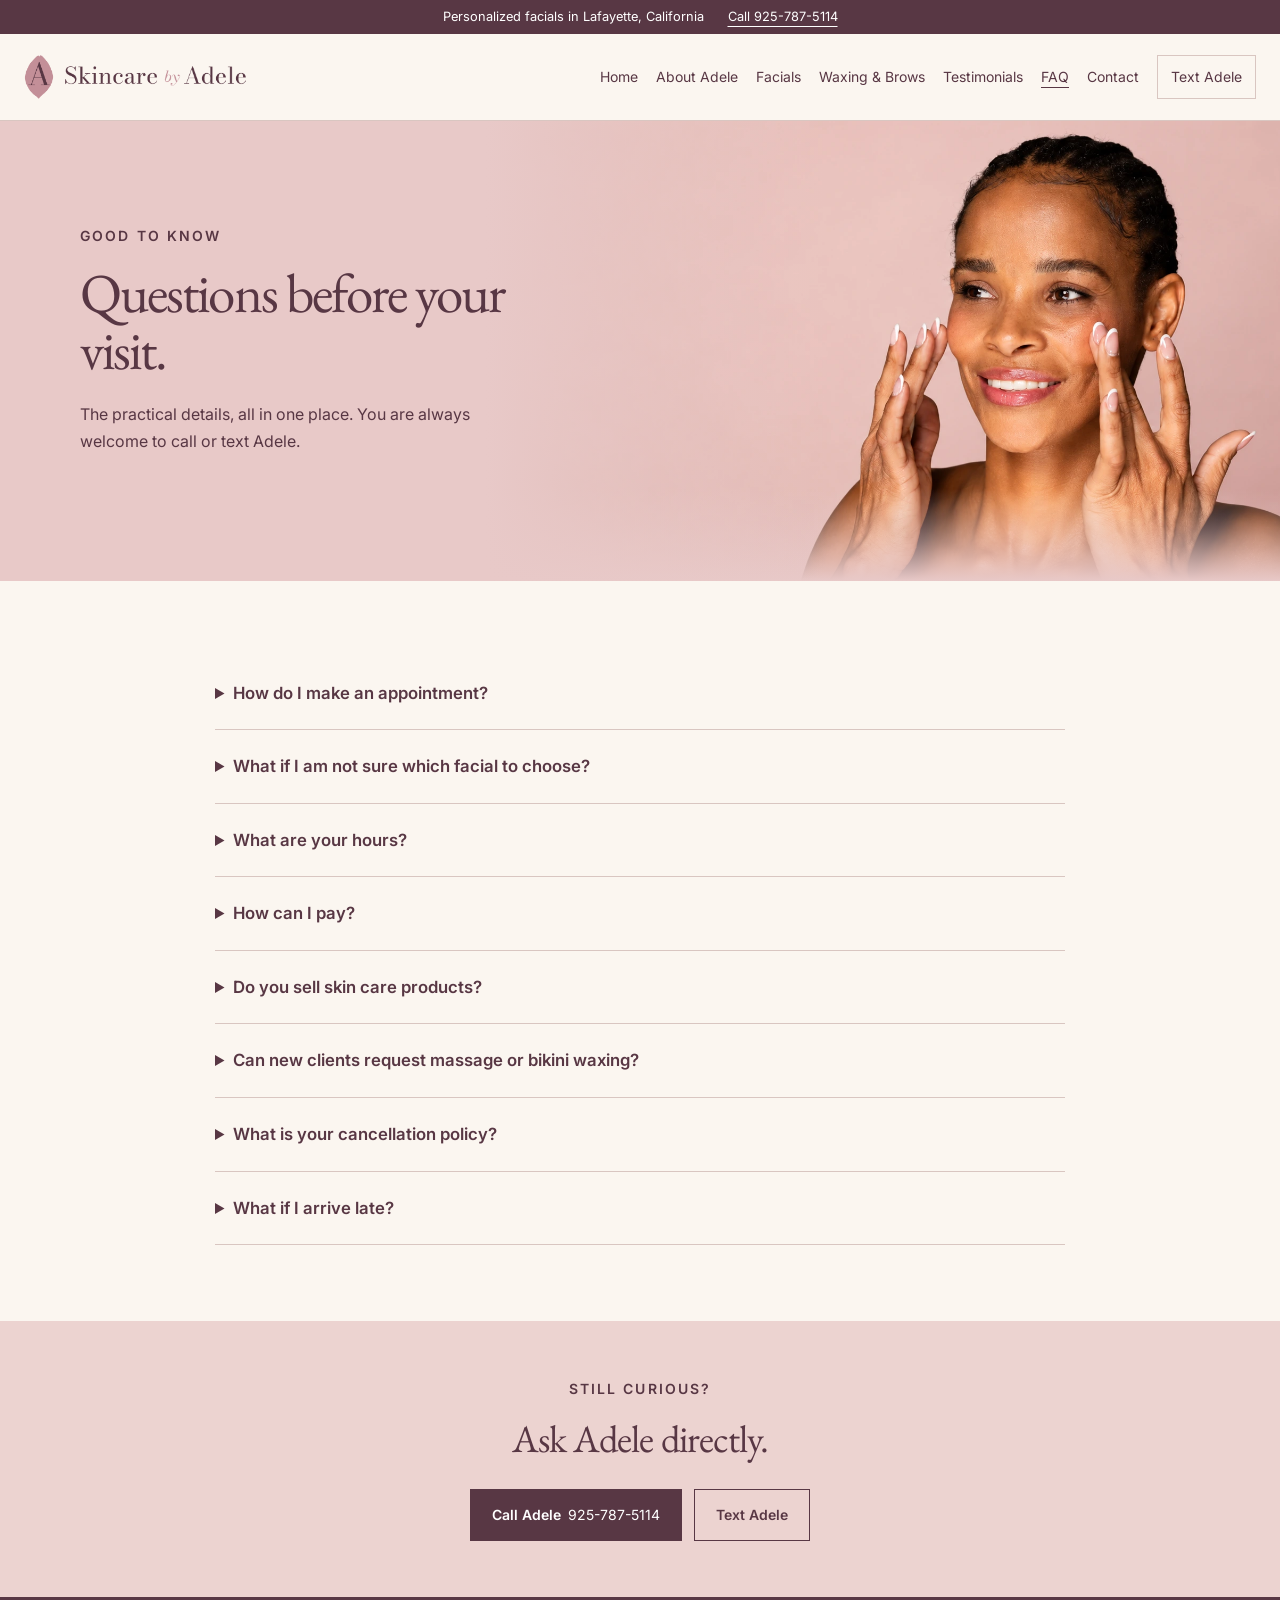
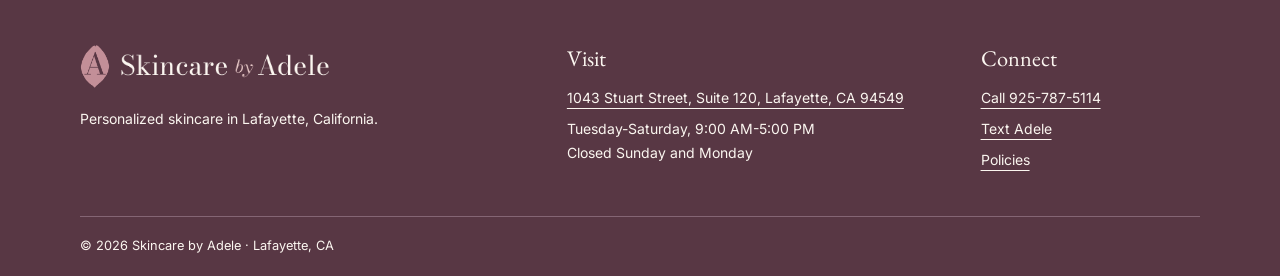
<file: faq.html>
<!DOCTYPE html>
<html lang="en">
 <head>
  <meta charset="utf-8"/>
  <meta content="width=device-width,initial-scale=1" name="viewport"/>
  <meta content="#FBF6F0" name="theme-color"/>
  <title>
   FAQ | Skincare by Adele, Lafayette CA
  </title>
  <meta content="Answers about appointments, payments, policies, and skincare services at Skincare by Adele in Lafayette, CA." name="description"/>
  <link href="assets/A-01.webp" rel="icon"/>
  <link href="https://fonts.googleapis.com" rel="preconnect"/>
  <link crossorigin="" href="https://fonts.gstatic.com" rel="preconnect"/>
  <link href="https://fonts.googleapis.com/css2?family=EB+Garamond:ital,wght@0,400;0,500;0,600;1,400&amp;family=Inter:wght@400;500;600;700&amp;display=swap" rel="stylesheet"/>
  <link href="style.css" rel="stylesheet"/>
 </head>
 <body class="page-faq">
  <a class="skip" href="#main">
   Skip to content
  </a>
  <div class="topline">
   Personalized facials in Lafayette, California
   <a href="tel:+19257875114">
    Call 925-787-5114
   </a>
  </div>
  <header>
   <div class="wrap header-inner">
    <a aria-label="Skincare by Adele home" class="brand" href="index.html">
     <img alt="" aria-hidden="true" class="brand-monogram" height="633" src="assets/A-01.webp" width="432"/>
     <img alt="Skincare by Adele" height="73" src="assets/A-03.webp" width="570"/>
    </a>
    <button aria-controls="site-nav" aria-expanded="false" class="menu-toggle" type="button">
     Menu
     <span aria-hidden="true">
      ☰
     </span>
    </button>
    <nav aria-label="Main navigation" id="site-nav">
     <a href="index.html">
      Home
     </a>
     <a href="about.html">
      About Adele
     </a>
     <a href="facials.html">
      Facials
     </a>
     <a href="waxing-brows.html">
      Waxing &amp; Brows
     </a>
     <a href="testimonials.html">
      Testimonials
     </a>
     <a aria-current="page" href="faq.html">
      FAQ
     </a>
     <a href="contact.html">
      Contact
     </a>
     <a class="nav-contact" href="sms:+19257875114">
      Text Adele
     </a>
    </nav>
   </div>
  </header>
  <main id="main">
   <section class="blend-hero tone-blush faq-heading">
    <div class="wrap blend-copy">
     <p class="eyebrow">
      GOOD TO KNOW
     </p>
     <h1>
      Questions before your visit.
     </h1>
     <p>
      The practical details, all in one place. You are always welcome to
              call or text Adele.
     </p>
    </div>
    <div class="blend-photo">
     <img alt="Woman smiling and gently touching her cheeks" src="assets/AdobeStock_593341990-blush.webp"/>
    </div>
   </section>
   <section class="editorial-section faq-content">
    <div class="wrap faq-layout">
     <div class="faq-list">
      <details>
       <summary>
        How do I make an appointment?
       </summary>
       <p>
        Call or text Adele at 925-787-5114. Tell her the service you are
                interested in and a good time to reach you. Adele responds
                personally and confirms appointments with you.
       </p>
      </details>
      <details>
       <summary>
        What if I am not sure which facial to choose?
       </summary>
       <p>
        Tell Adele about your skin and what you would like help with.
                She can talk through the menu with you before confirming a
                treatment.
       </p>
      </details>
      <details>
       <summary>
        What are your hours?
       </summary>
       <p>
        Tuesday through Saturday, 9:00 AM to 5:00 PM. The studio is
                closed Sunday and Monday.
       </p>
      </details>
      <details>
       <summary>
        How can I pay?
       </summary>
       <p>
        Cash, check, Venmo, and Zelle are accepted at the time of
                service. Card payments are not available.
       </p>
      </details>
      <details>
       <summary>
        Do you sell skin care products?
       </summary>
       <p>
        Adele offers personalized product guidance and keeps a small,
                changing selection in the studio. There is no online shop.
       </p>
      </details>
      <details>
       <summary>
        Can new clients request massage or bikini waxing?
       </summary>
       <p>
        Massage appointments and bikini waxing are limited to
                established clients. Adele is not taking new appointments for
                these services.
       </p>
      </details>
      <details>
       <summary>
        What is your cancellation policy?
       </summary>
       <p>
        Please provide at least 24 hours notice to cancel or reschedule.
                Changes made with less than 24 hours notice will be charged 70%
                of the scheduled service.
       </p>
      </details>
      <details>
       <summary>
        What if I arrive late?
       </summary>
       <p>
        Late arrivals may receive a shortened service so the next
                appointment can begin on time, and the full scheduled price
                remains due. Arrivals 15 minutes or more late may need to be
                rescheduled and may be subject to the 70% late-cancellation fee.
       </p>
      </details>
     </div>
    </div>
   </section>
   <section class="closing-call">
    <div class="wrap">
     <p class="eyebrow">
      STILL CURIOUS?
     </p>
     <h2>
      Ask Adele directly.
     </h2>
     <div class="actions">
      <a class="button" href="tel:+19257875114">
       Call Adele
       <span>
        925-787-5114
       </span>
      </a>
      <a class="button outline" href="sms:+19257875114">
       Text Adele
      </a>
     </div>
    </div>
   </section>
  </main>
  <footer>
   <div class="wrap footer-grid">
    <div>
     <div class="footer-brand">
      <img alt="" aria-hidden="true" class="brand-monogram" height="633" src="assets/A-01.webp" width="432"/>
      <img alt="Skincare by Adele" class="footer-logo" height="73" src="assets/A-06.webp" width="570"/>
     </div>
     <p>
      Personalized skincare in Lafayette, California.
     </p>
    </div>
    <div>
     <h3>
      Visit
     </h3>
     <a href="https://www.google.com/maps/search/?api=1&amp;query=1043+Stuart+Street+Suite+120+Lafayette+CA+94549" rel="noopener" target="_blank">
      1043 Stuart Street, Suite 120, Lafayette, CA 94549
     </a>
     <p>
      Tuesday-Saturday, 9:00 AM-5:00 PM
      <br/>
      Closed Sunday and Monday
     </p>
    </div>
    <div>
     <h3>
      Connect
     </h3>
     <a href="tel:+19257875114">
      Call 925-787-5114
     </a>
     <a href="sms:+19257875114">
      Text Adele
     </a>
     <a href="policies.html">
      Policies
     </a>
    </div>
   </div>
   <div class="wrap footer-end">
    &copy; 2026 Skincare by Adele &middot; Lafayette, CA
   </div>
  </footer>
  <div class="mobile-action">
   <a href="tel:+19257875114">
    Call Adele
   </a>
   <a href="sms:+19257875114">
    Text Adele
   </a>
  </div>
  <script defer="" src="site.js">
  </script>
 </body>
</html>
</file>
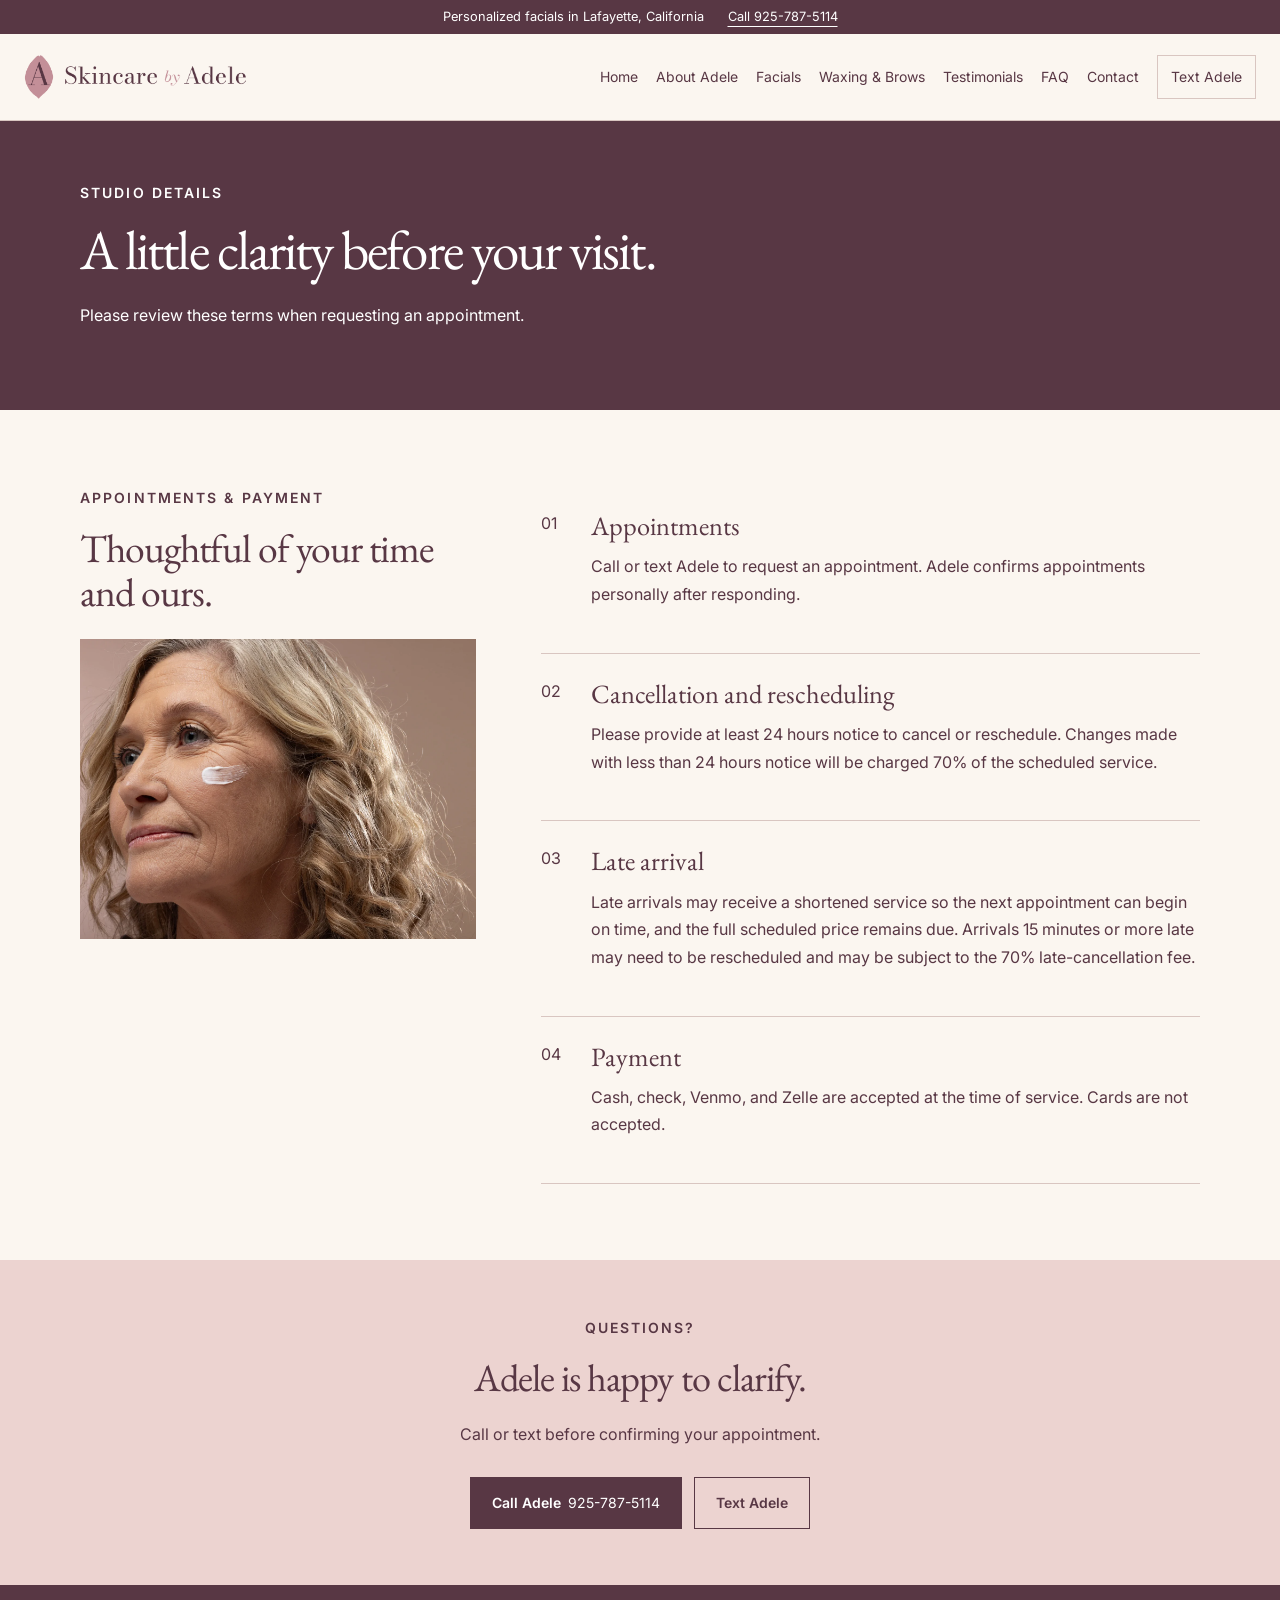
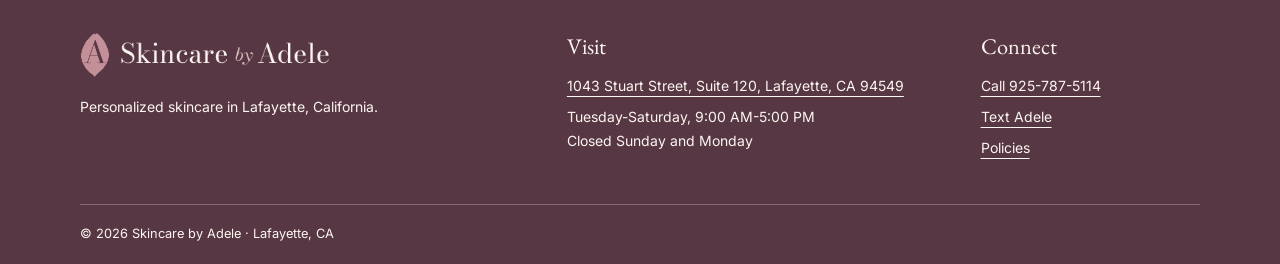
<file: policies.html>
<!DOCTYPE html>
<html lang="en">
  <head>
    <meta charset="utf-8">
    <meta name="viewport" content="width=device-width,initial-scale=1">
    <meta name="theme-color" content="#FBF6F0">
    <title>Policies | Skincare by Adele, Lafayette CA</title>
    <meta name="description" content="Read appointment, cancellation, late arrival, and payment policies for Skincare by Adele in Lafayette, California.">
    <link rel="icon" href="assets/A-01.webp">
    <link rel="preconnect" href="https://fonts.googleapis.com">
    <link rel="preconnect" href="https://fonts.gstatic.com" crossorigin>
    <link href="https://fonts.googleapis.com/css2?family=EB+Garamond:ital,wght@0,400;0,500;0,600;1,400&amp;family=Inter:wght@400;500;600;700&amp;display=swap" rel="stylesheet">
    <link rel="stylesheet" href="style.css">
  </head>
  <body class="page-policies">
    <a class="skip" href="#main">Skip to content</a>
    <div class="topline">
      Personalized facials in Lafayette, California
      <a href="tel:+19257875114">Call 925-787-5114</a>
    </div>
    <header>
      <div class="wrap header-inner">
        <a class="brand" href="index.html" aria-label="Skincare by Adele home">
          <img class="brand-monogram" src="assets/A-01.webp" alt="" aria-hidden="true" width="432" height="633">
          <img src="assets/A-03.webp" alt="Skincare by Adele" width="570" height="73">
        </a>
        <button class="menu-toggle" type="button" aria-expanded="false" aria-controls="site-nav">
          Menu <span aria-hidden="true">☰</span>
        </button>
        <nav id="site-nav" aria-label="Main navigation">
          <a href="index.html">Home</a>
          <a href="about.html">About Adele</a>
          <a href="facials.html">Facials</a>
          <a href="waxing-brows.html">Waxing &amp; Brows</a>
          <a href="testimonials.html">Testimonials</a>
          <a href="faq.html">FAQ</a>
          <a href="contact.html">Contact</a>
          <a class="nav-contact" href="sms:+19257875114">Text Adele</a>
        </nav>
      </div>
    </header>
    <main id="main">
      <section class="policies-hero">
        <div class="wrap">
          <p class="eyebrow">STUDIO DETAILS</p>
          <h1>A little clarity before your visit.</h1>
          <p>Please review these terms when requesting an appointment.</p>
        </div>
      </section>
      <section class="editorial-section policy-content">
        <div class="wrap policy-layout">
          <div>
            <p class="eyebrow">APPOINTMENTS &amp; PAYMENT</p>
            <h2>Thoughtful of your time and ours.</h2>
            <img src="assets/AdobeStock_2197220874.webp" alt="Mature woman applying cream to her cheek" loading="lazy" width="1688" height="1126">
          </div>
          <div class="policy-items">
            <article>
              <span>01</span>
              <div>
                <h3>Appointments</h3>
                <p>
                  Call or text Adele to request an appointment. Adele confirms
                  appointments personally after responding.
                </p>
              </div>
            </article>
            <article>
              <span>02</span>
              <div>
                <h3>Cancellation and rescheduling</h3>
                <p>
                  Please provide at least 24 hours notice to cancel or
                  reschedule. Changes made with less than 24 hours notice will
                  be charged 70% of the scheduled service.
                </p>
              </div>
            </article>
            <article>
              <span>03</span>
              <div>
                <h3>Late arrival</h3>
                <p>
                  Late arrivals may receive a shortened service so the next
                  appointment can begin on time, and the full scheduled price
                  remains due. Arrivals 15 minutes or more late may need to be
                  rescheduled and may be subject to the 70% late-cancellation
                  fee.
                </p>
              </div>
            </article>
            <article>
              <span>04</span>
              <div>
                <h3>Payment</h3>
                <p>
                  Cash, check, Venmo, and Zelle are accepted at the time of
                  service. Cards are not accepted.
                </p>
              </div>
            </article>
          </div>
        </div>
      </section>
      <section class="closing-call">
        <div class="wrap">
          <p class="eyebrow">QUESTIONS?</p>
          <h2>Adele is happy to clarify.</h2>
          <p>Call or text before confirming your appointment.</p>
          <div class="actions">
            <a class="button" href="tel:+19257875114">Call Adele <span>925-787-5114</span>
            </a>
            <a class="button outline" href="sms:+19257875114">Text Adele</a>
          </div>
        </div>
      </section>
    </main>
    <footer>
      <div class="wrap footer-grid">
        <div>
          <div class="footer-brand">
            <img class="brand-monogram" src="assets/A-01.webp" alt="" aria-hidden="true" width="432" height="633">
            <img class="footer-logo" src="assets/A-06.webp" alt="Skincare by Adele" width="570" height="73">
          </div>
          <p>Personalized skincare in Lafayette, California.</p>
        </div>
        <div>
          <h3>Visit</h3>
          <a href="https://www.google.com/maps/search/?api=1&amp;query=1043+Stuart+Street+Suite+120+Lafayette+CA+94549" target="_blank" rel="noopener">1043 Stuart Street, Suite 120, Lafayette, CA 94549</a>
          <p>Tuesday-Saturday, 9:00 AM-5:00 PM<br>Closed Sunday and Monday</p>
        </div>
        <div>
          <h3>Connect</h3>
          <a href="tel:+19257875114">Call 925-787-5114</a>
          <a href="sms:+19257875114">Text Adele</a>
          <a href="policies.html">Policies</a>
        </div>
      </div>
      <div class="wrap footer-end">
        © 2026 Skincare by Adele · Lafayette, CA
      </div>
    </footer>
    <div class="mobile-action">
      <a href="tel:+19257875114">Call Adele</a>
      <a href="sms:+19257875114">Text Adele</a>
    </div>
    <script src="site.js" defer></script>
  </body>
</html>
</file>
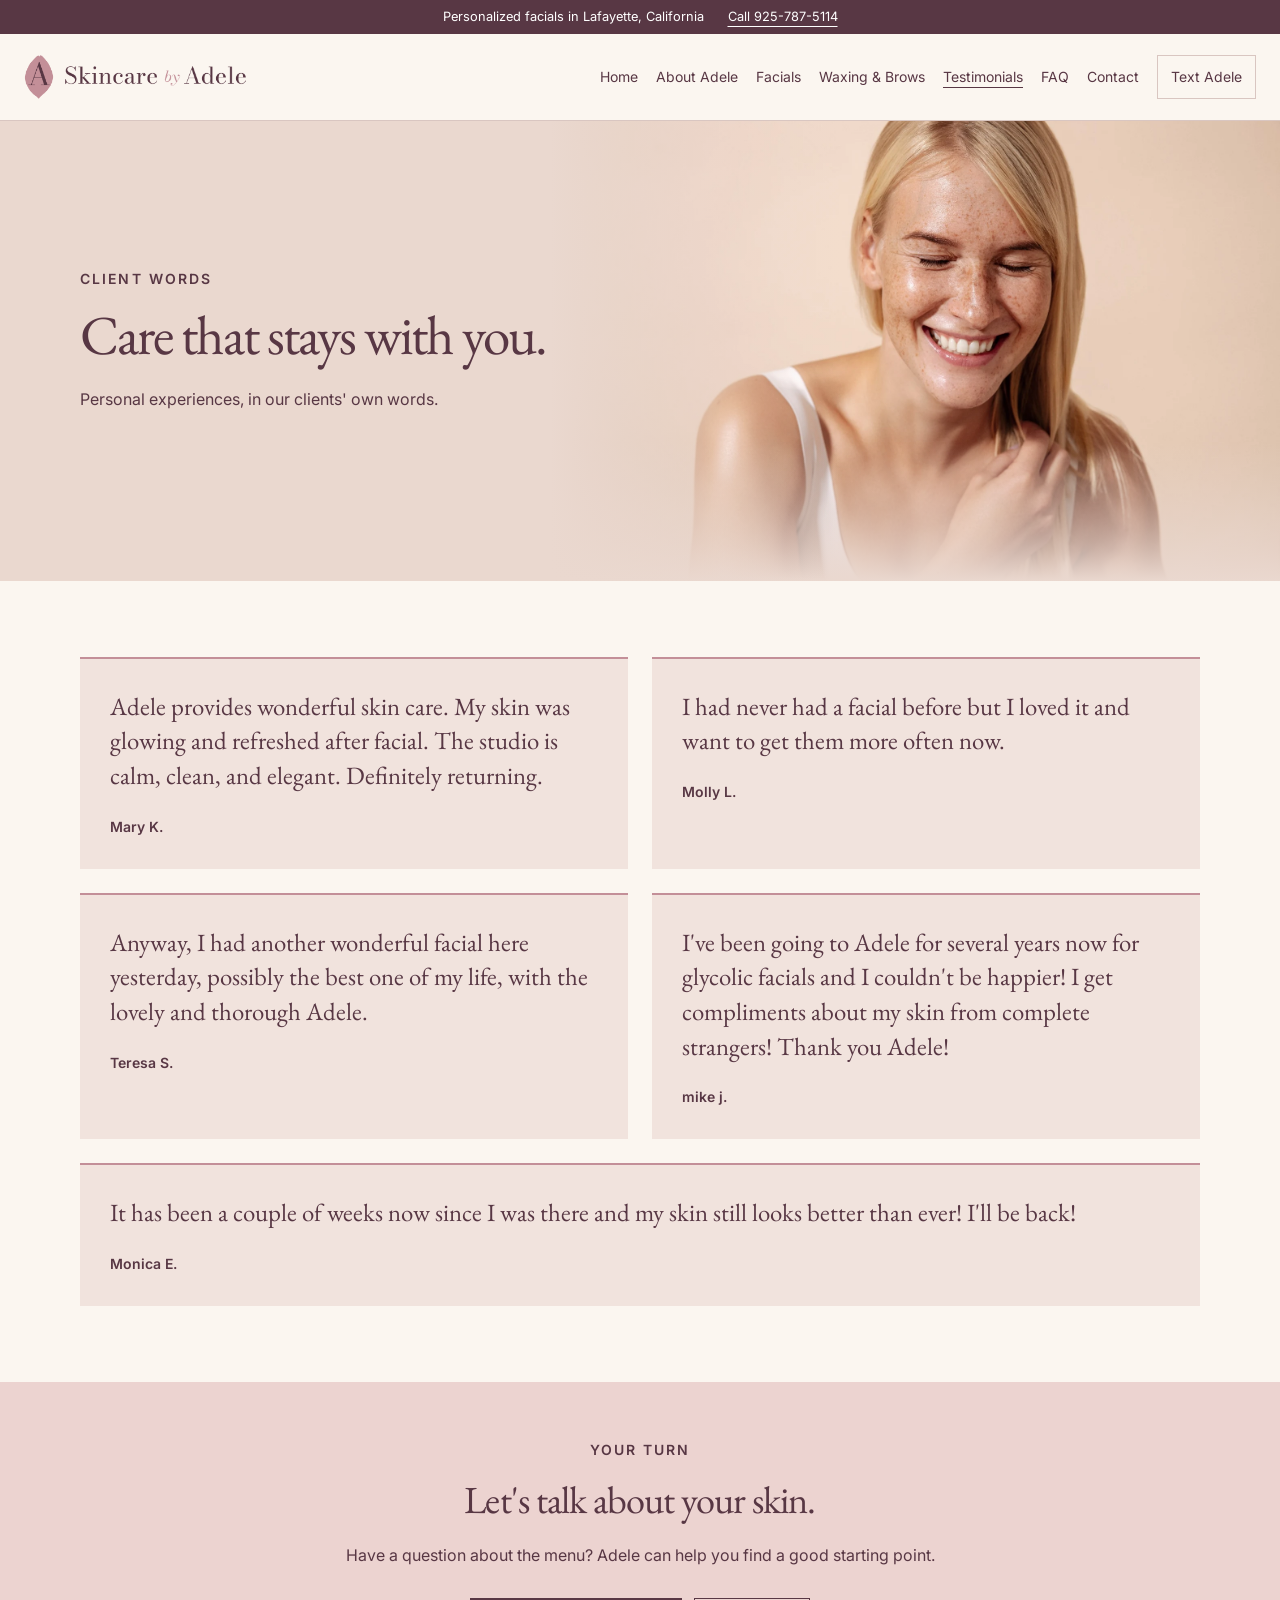
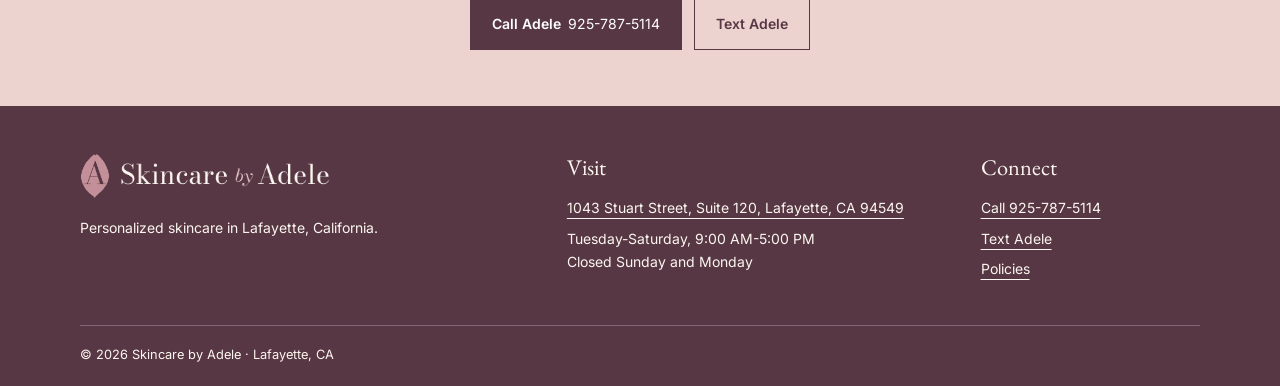
<file: testimonials.html>
<!DOCTYPE html>
<html lang="en">
 <head>
  <meta charset="utf-8"/>
  <meta content="width=device-width,initial-scale=1" name="viewport"/>
  <meta content="#FBF6F0" name="theme-color"/>
  <title>
   Testimonials | Skincare by Adele, Lafayette CA
  </title>
  <meta content="Read real client testimonials for Skincare by Adele, a personal skincare studio in Lafayette, California." name="description"/>
  <link href="assets/A-01.webp" rel="icon"/>
  <link href="https://fonts.googleapis.com" rel="preconnect"/>
  <link crossorigin="" href="https://fonts.gstatic.com" rel="preconnect"/>
  <link href="https://fonts.googleapis.com/css2?family=EB+Garamond:ital,wght@0,400;0,500;0,600;1,400&amp;family=Inter:wght@400;500;600;700&amp;display=swap" rel="stylesheet"/>
  <link href="style.css" rel="stylesheet"/>
 </head>
 <body class="page-testimonials">
  <a class="skip" href="#main">
   Skip to content
  </a>
  <div class="topline">
   Personalized facials in Lafayette, California
   <a href="tel:+19257875114">
    Call 925-787-5114
   </a>
  </div>
  <header>
   <div class="wrap header-inner">
    <a aria-label="Skincare by Adele home" class="brand" href="index.html">
     <img alt="" aria-hidden="true" class="brand-monogram" height="633" src="assets/A-01.webp" width="432"/>
     <img alt="Skincare by Adele" height="73" src="assets/A-03.webp" width="570"/>
    </a>
    <button aria-controls="site-nav" aria-expanded="false" class="menu-toggle" type="button">
     Menu
     <span aria-hidden="true">
      ☰
     </span>
    </button>
    <nav aria-label="Main navigation" id="site-nav">
     <a href="index.html">
      Home
     </a>
     <a href="about.html">
      About Adele
     </a>
     <a href="facials.html">
      Facials
     </a>
     <a href="waxing-brows.html">
      Waxing &amp; Brows
     </a>
     <a aria-current="page" href="testimonials.html">
      Testimonials
     </a>
     <a href="faq.html">
      FAQ
     </a>
     <a href="contact.html">
      Contact
     </a>
     <a class="nav-contact" href="sms:+19257875114">
      Text Adele
     </a>
    </nav>
   </div>
  </header>
  <main id="main">
   <section class="blend-hero tone-warm reviews-heading-section">
    <div class="wrap blend-copy">
     <p class="eyebrow">
      CLIENT WORDS
     </p>
     <h1>
      Care that stays with you.
     </h1>
     <p>
      Personal experiences, in our clients' own words.
     </p>
    </div>
    <div class="blend-photo">
     <img alt="Woman smiling in a quiet skincare moment" src="assets/AdobeStock_461051591.webp"/>
    </div>
   </section>
   <section class="editorial-section">
    <div class="wrap testimonial-list">
     <figure class="testimonial-card">
      <blockquote>
       Adele provides wonderful skin care. My skin was glowing and refreshed after facial. The studio is calm, clean, and elegant. Definitely returning.
      </blockquote>
      <figcaption>
       Mary K.
      </figcaption>
     </figure>
     <figure class="testimonial-card">
      <blockquote>
       I had never had a facial before but I loved it and want to get them more often now.
      </blockquote>
      <figcaption>
       Molly L.
      </figcaption>
     </figure>
     <figure class="testimonial-card">
      <blockquote>
       Anyway, I had another wonderful facial here yesterday, possibly the best one of my life, with the lovely and thorough Adele.
      </blockquote>
      <figcaption>
       Teresa S.
      </figcaption>
     </figure>
     <figure class="testimonial-card">
      <blockquote>
       I've been going to Adele for several years now for glycolic facials and I couldn't be happier! I get compliments about my skin from complete strangers! Thank you Adele!
      </blockquote>
      <figcaption>
       mike j.
      </figcaption>
     </figure>
     <figure class="testimonial-card">
      <blockquote>
       It has been a couple of weeks now since I was there and my skin still looks better than ever! I'll be back!
      </blockquote>
      <figcaption>
       Monica E.
      </figcaption>
     </figure>
    </div>
   </section>
   <section class="closing-call">
    <div class="wrap">
     <p class="eyebrow">
      YOUR TURN
     </p>
     <h2>
      Let's talk about your skin.
     </h2>
     <p>
      Have a question about the menu? Adele can help you find a good
            starting point.
     </p>
     <div class="actions">
      <a class="button" href="tel:+19257875114">
       Call Adele
       <span>
        925-787-5114
       </span>
      </a>
      <a class="button outline" href="sms:+19257875114">
       Text Adele
      </a>
     </div>
    </div>
   </section>
  </main>
  <footer>
   <div class="wrap footer-grid">
    <div>
     <div class="footer-brand">
      <img alt="" aria-hidden="true" class="brand-monogram" height="633" src="assets/A-01.webp" width="432"/>
      <img alt="Skincare by Adele" class="footer-logo" height="73" src="assets/A-06.webp" width="570"/>
     </div>
     <p>
      Personalized skincare in Lafayette, California.
     </p>
    </div>
    <div>
     <h3>
      Visit
     </h3>
     <a href="https://www.google.com/maps/search/?api=1&amp;query=1043+Stuart+Street+Suite+120+Lafayette+CA+94549" rel="noopener" target="_blank">
      1043 Stuart Street, Suite 120, Lafayette, CA 94549
     </a>
     <p>
      Tuesday-Saturday, 9:00 AM-5:00 PM
      <br/>
      Closed Sunday and Monday
     </p>
    </div>
    <div>
     <h3>
      Connect
     </h3>
     <a href="tel:+19257875114">
      Call 925-787-5114
     </a>
     <a href="sms:+19257875114">
      Text Adele
     </a>
     <a href="policies.html">
      Policies
     </a>
    </div>
   </div>
   <div class="wrap footer-end">
    &copy; 2026 Skincare by Adele &middot; Lafayette, CA
   </div>
  </footer>
  <div class="mobile-action">
   <a href="tel:+19257875114">
    Call Adele
   </a>
   <a href="sms:+19257875114">
    Text Adele
   </a>
  </div>
  <script defer="" src="site.js">
  </script>
 </body>
</html>
</file>
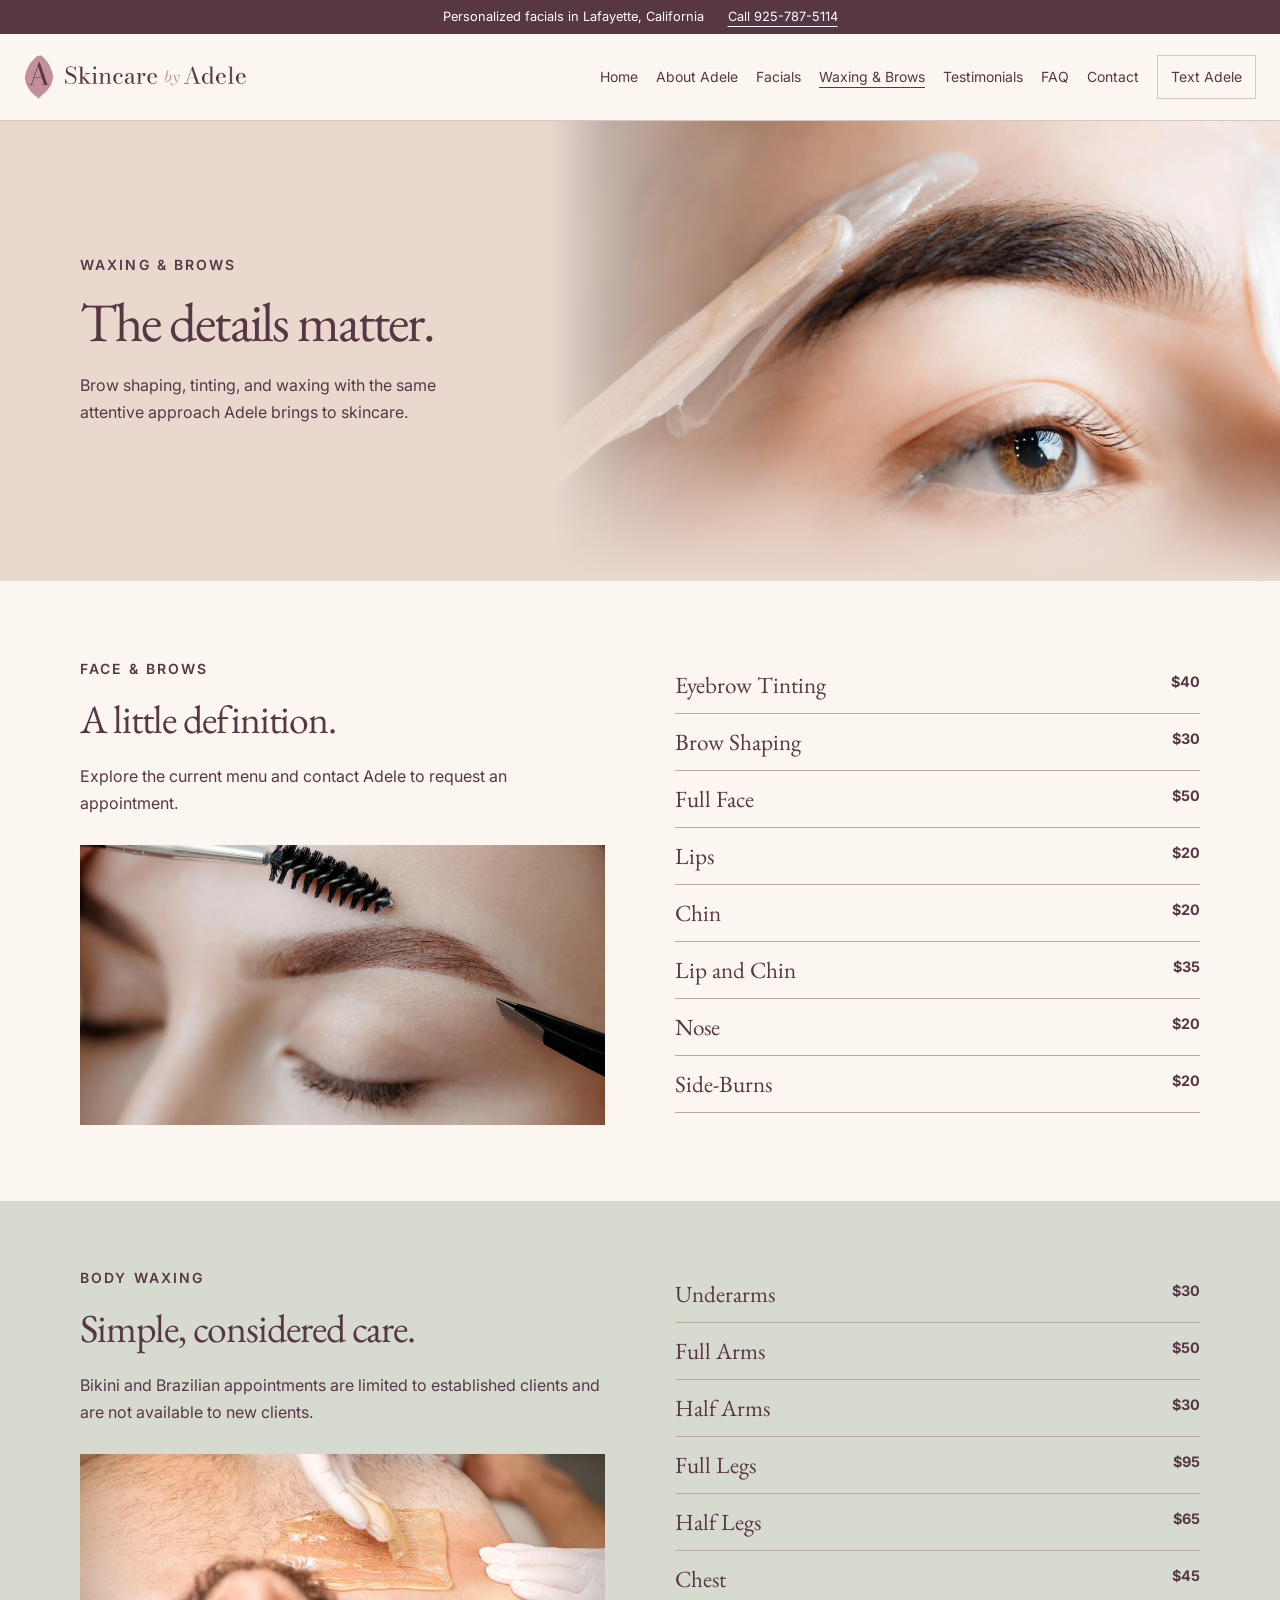
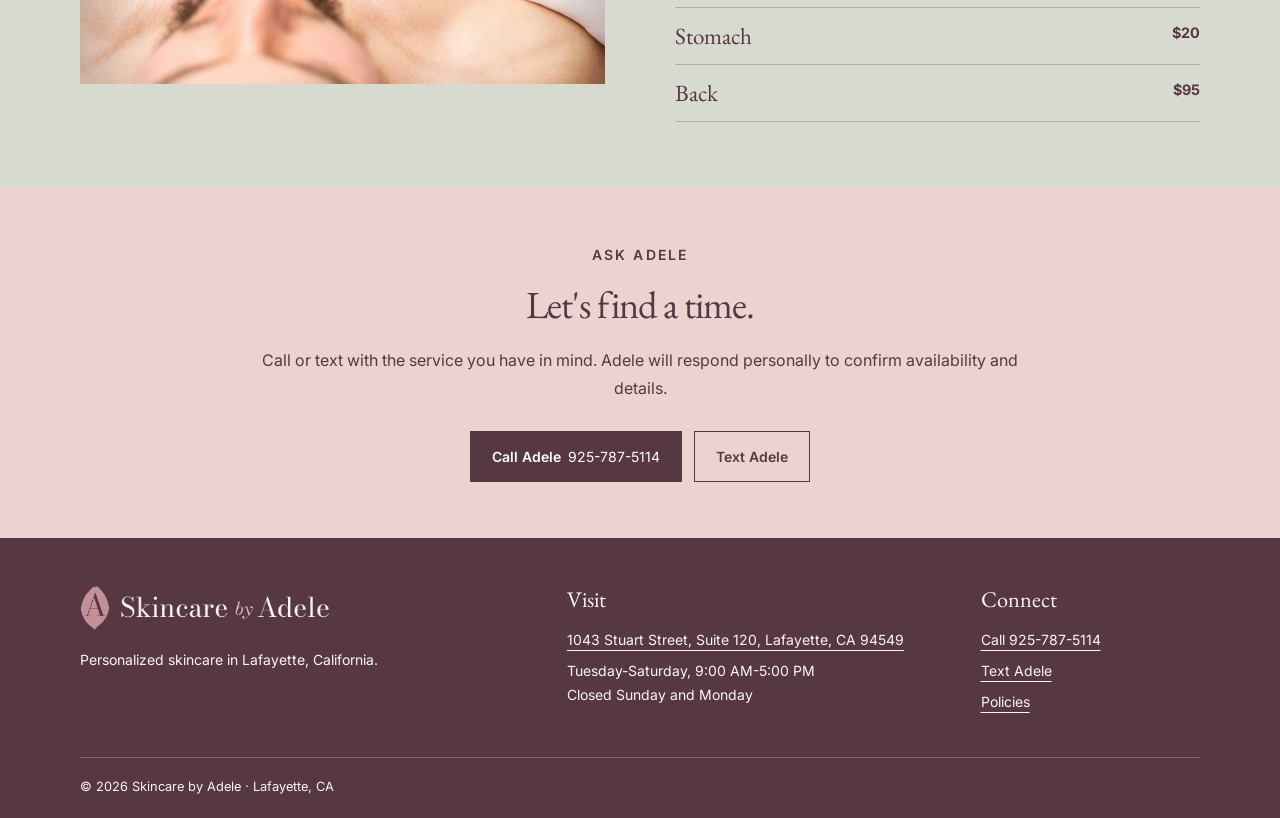
<file: waxing-brows.html>
<!DOCTYPE html>
<html lang="en">
 <head>
  <meta charset="utf-8"/>
  <meta content="width=device-width,initial-scale=1" name="viewport"/>
  <meta content="#FBF6F0" name="theme-color"/>
  <title>
   Waxing and Brows | Skincare by Adele, Lafayette CA
  </title>
  <meta content="Browse eyebrow tinting and waxing services with prices at Skincare by Adele in Lafayette, California." name="description"/>
  <link href="assets/A-01.webp" rel="icon"/>
  <link href="https://fonts.googleapis.com" rel="preconnect"/>
  <link crossorigin="" href="https://fonts.gstatic.com" rel="preconnect"/>
  <link href="https://fonts.googleapis.com/css2?family=EB+Garamond:ital,wght@0,400;0,500;0,600;1,400&amp;family=Inter:wght@400;500;600;700&amp;display=swap" rel="stylesheet"/>
  <link href="style.css" rel="stylesheet"/>
 </head>
 <body class="page-waxing-brows">
  <a class="skip" href="#main">
   Skip to content
  </a>
  <div class="topline">
   Personalized facials in Lafayette, California
   <a href="tel:+19257875114">
    Call 925-787-5114
   </a>
  </div>
  <header>
   <div class="wrap header-inner">
    <a aria-label="Skincare by Adele home" class="brand" href="index.html">
     <img alt="" aria-hidden="true" class="brand-monogram" height="633" src="assets/A-01.webp" width="432"/>
     <img alt="Skincare by Adele" height="73" src="assets/A-03.webp" width="570"/>
    </a>
    <button aria-controls="site-nav" aria-expanded="false" class="menu-toggle" type="button">
     Menu
     <span aria-hidden="true">
      ☰
     </span>
    </button>
    <nav aria-label="Main navigation" id="site-nav">
     <a href="index.html">
      Home
     </a>
     <a href="about.html">
      About Adele
     </a>
     <a href="facials.html">
      Facials
     </a>
     <a aria-current="page" href="waxing-brows.html">
      Waxing &amp; Brows
     </a>
     <a href="testimonials.html">
      Testimonials
     </a>
     <a href="faq.html">
      FAQ
     </a>
     <a href="contact.html">
      Contact
     </a>
     <a class="nav-contact" href="sms:+19257875114">
      Text Adele
     </a>
    </nav>
   </div>
  </header>
  <main id="main">
   <section class="blend-hero tone-warm wax-heading">
    <div class="wrap blend-copy">
     <p class="eyebrow">
      WAXING &amp; BROWS
     </p>
     <h1>
      The details matter.
     </h1>
     <p>
      Brow shaping, tinting, and waxing with the same attentive approach
            Adele brings to skincare.
     </p>
    </div>
    <div class="blend-photo">
     <img alt="Close-up brow waxing treatment" src="assets/AdobeStock_438935973.webp"/>
    </div>
   </section>
   <section class="editorial-section">
    <div class="wrap waxing-layout">
     <div class="waxing-lead">
      <p class="eyebrow">
       FACE &amp; BROWS
      </p>
      <h2>
       A little definition.
      </h2>
      <p>
       Explore the current menu and contact Adele to request an
              appointment.
      </p>
      <img alt="Brow being shaped with a spoolie and brow pencil" height="1365" loading="lazy" src="assets/AdobeStock_2152970633.webp" width="2048"/>
     </div>
     <div class="compact-menu">
      <div class="compact-row">
       <span>
        Eyebrow Tinting
       </span>
       <strong>
        $40
       </strong>
      </div>
      <div class="compact-row">
       <span>
        Brow Shaping
       </span>
       <strong>
        $30
       </strong>
      </div>
      <div class="compact-row">
       <span>
        Full Face
       </span>
       <strong>
        $50
       </strong>
      </div>
      <div class="compact-row">
       <span>
        Lips
       </span>
       <strong>
        $20
       </strong>
      </div>
      <div class="compact-row">
       <span>
        Chin
       </span>
       <strong>
        $20
       </strong>
      </div>
      <div class="compact-row">
       <span>
        Lip and Chin
       </span>
       <strong>
        $35
       </strong>
      </div>
      <div class="compact-row">
       <span>
        Nose
       </span>
       <strong>
        $20
       </strong>
      </div>
      <div class="compact-row">
       <span>
        Side-Burns
       </span>
       <strong>
        $20
       </strong>
      </div>
     </div>
    </div>
   </section>
   <section class="body-wax-section">
    <div class="wrap body-wax-layout">
     <div>
      <p class="eyebrow">
       BODY WAXING
      </p>
      <h2>
       Simple, considered care.
      </h2>
      <p>
       Bikini and Brazilian appointments are limited to established
              clients and are not available to new clients.
      </p>
      <img alt="Wax being applied to a male client's chest" class="body-wax-photo" height="788" loading="lazy" src="assets/AdobeStock_445553110.webp" width="1800"/>
     </div>
     <div class="compact-menu">
      <div class="compact-row">
       <span>
        Underarms
       </span>
       <strong>
        $30
       </strong>
      </div>
      <div class="compact-row">
       <span>
        Full Arms
       </span>
       <strong>
        $50
       </strong>
      </div>
      <div class="compact-row">
       <span>
        Half Arms
       </span>
       <strong>
        $30
       </strong>
      </div>
      <div class="compact-row">
       <span>
        Full Legs
       </span>
       <strong>
        $95
       </strong>
      </div>
      <div class="compact-row">
       <span>
        Half Legs
       </span>
       <strong>
        $65
       </strong>
      </div>
      <div class="compact-row">
       <span>
        Chest
       </span>
       <strong>
        $45
       </strong>
      </div>
      <div class="compact-row">
       <span>
        Stomach
       </span>
       <strong>
        $20
       </strong>
      </div>
      <div class="compact-row">
       <span>
        Back
       </span>
       <strong>
        $95
       </strong>
      </div>
     </div>
    </div>
   </section>
   <section class="closing-call">
    <div class="wrap">
     <p class="eyebrow">
      ASK ADELE
     </p>
     <h2>
      Let's find a time.
     </h2>
     <p>
      Call or text with the service you have in mind. Adele will respond
            personally to confirm availability and details.
     </p>
     <div class="actions">
      <a class="button" href="tel:+19257875114">
       Call Adele
       <span>
        925-787-5114
       </span>
      </a>
      <a class="button outline" href="sms:+19257875114">
       Text Adele
      </a>
     </div>
    </div>
   </section>
  </main>
  <footer>
   <div class="wrap footer-grid">
    <div>
     <div class="footer-brand">
      <img alt="" aria-hidden="true" class="brand-monogram" height="633" src="assets/A-01.webp" width="432"/>
      <img alt="Skincare by Adele" class="footer-logo" height="73" src="assets/A-06.webp" width="570"/>
     </div>
     <p>
      Personalized skincare in Lafayette, California.
     </p>
    </div>
    <div>
     <h3>
      Visit
     </h3>
     <a href="https://www.google.com/maps/search/?api=1&amp;query=1043+Stuart+Street+Suite+120+Lafayette+CA+94549" rel="noopener" target="_blank">
      1043 Stuart Street, Suite 120, Lafayette, CA 94549
     </a>
     <p>
      Tuesday-Saturday, 9:00 AM-5:00 PM
      <br/>
      Closed Sunday and Monday
     </p>
    </div>
    <div>
     <h3>
      Connect
     </h3>
     <a href="tel:+19257875114">
      Call 925-787-5114
     </a>
     <a href="sms:+19257875114">
      Text Adele
     </a>
     <a href="policies.html">
      Policies
     </a>
    </div>
   </div>
   <div class="wrap footer-end">
    &copy; 2026 Skincare by Adele &middot; Lafayette, CA
   </div>
  </footer>
  <div class="mobile-action">
   <a href="tel:+19257875114">
    Call Adele
   </a>
   <a href="sms:+19257875114">
    Text Adele
   </a>
  </div>
  <script defer="" src="site.js">
  </script>
 </body>
</html>
</file>
<file: style.css>
/* Skincare by Adele. One shared design system, with page-specific compositions. */
:root {
  --porcelain: #fbf6f0;
  --blush: #e8c9c8;
  --rose: #c38f98;
  --fig: #583744;
  --sage: #b5baad;
  --mushroom: #c9b9ae;
  --cocoa: #7a5d52;
  --line: #d9c6c1;
}
* {
  box-sizing: border-box;
}
html {
  scroll-behavior: smooth;
}
body {
  margin: 0;
  background: var(--porcelain);
  color: var(--fig);
  font: 400 16px/1.7 Inter, Arial, sans-serif;
}
img {
  display: block;
  max-width: 100%;
  height: auto;
}
figure {
  margin: 0;
}
a {
  color: inherit;
  text-underline-offset: 5px;
}
p {
  margin: 0 0 1.3rem;
}
h1, h2, h3, blockquote {
  font-family: "EB Garamond", Georgia, serif;
  font-weight: 400;
  margin: 0;
}
h1 {
  font-size: clamp(2.8rem, 4.6vw, 4.7rem);
  line-height: 1.04;
  letter-spacing: -0.035em;
}
h2 {
  font-size: clamp(2.1rem, 3.1vw, 3.25rem);
  line-height: 1.12;
  letter-spacing: -0.025em;
  margin-bottom: 1.35rem;
}
h3 {
  font-size: 1.65rem;
  line-height: 1.2;
}
.wrap {
  width: min(1120px, calc(100% - 64px));
  margin-inline: auto;
}
.eyebrow {
  font-size: 0.875rem;
  font-weight: 600;
  letter-spacing: 0.15em;
  text-transform: uppercase;
  margin-bottom: 1rem;
}
.editorial-section {
  padding-block: 76px;
}
.actions {
  display: flex;
  gap: 12px;
  flex-wrap: wrap;
  align-items: center;
  margin-top: 1.8rem;
}
.button {
  display: inline-flex;
  align-items: center;
  justify-content: center;
  flex-wrap: wrap;
  gap: 7px;
  padding: 13px 21px;
  min-height: 48px;
  background: var(--fig);
  border: 1px solid var(--fig);
  color: white;
  font-size: 0.875rem;
  font-weight: 600;
  text-decoration: none;
}
.button.outline {
  background: transparent;
  color: var(--fig);
}
.button:hover {
  background: #704959;
  color: white;
}
.button span {
  font-weight: 400;
}
.quiet-link, .text-link {
  font-size: 0.875rem;
  font-weight: 600;
}
.quiet-link {
  display: inline-block;
  padding-bottom: 4px;
  border-bottom: 1px solid;
  text-decoration: none;
}
.skip {
  position: absolute;
  left: -9999px;
  top: 10px;
  z-index: 60;
  padding: 10px;
  background: white;
}
.skip:focus {
  left: 10px;
}
:focus-visible {
  outline: 3px solid #995067;
  outline-offset: 4px;
}
.topline {
  background: var(--fig);
  color: white;
  text-align: center;
  padding: 6px 16px;
  font-size: 0.8rem;
}
.topline a {
  margin-left: 20px;
}
header {
  position: sticky;
  top: 0;
  z-index: 40;
  background: rgba(251,246,240,0.98);
  border-bottom: 1px solid var(--line);
}
.header-inner {
  display: flex;
  align-items: center;
  justify-content: space-between;
  gap: 24px;
  min-height: 86px;
  width: min(1320px, calc(100% - 48px));
}
.brand, .footer-brand {
  display: flex;
  align-items: center;
  gap: 10px;
  flex-shrink: 0;
}
.brand img {
  width: 183px;
}
.brand .brand-monogram, .footer-brand .brand-monogram {
  width: 30px;
  height: 44px;
  object-fit: contain;
}
nav {
  display: flex;
  gap: 18px;
  align-items: center;
}
nav a {
  text-decoration: none;
  font-size: 0.875rem;
  white-space: nowrap;
}
nav a:hover, nav a[aria-current] {
  text-decoration: underline;
}
.nav-contact {
  border: 1px solid var(--line);
  padding: 9px 13px;
}
.menu-toggle {
  display: none;
  font: inherit;
  background: transparent;
  color: var(--fig);
  border: 1px solid var(--line);
  padding: 8px 13px;
}
footer {
  background: var(--fig);
  color: var(--porcelain);
  padding: 48px 0 20px;
}
.footer-grid {
  display: grid;
  grid-template-columns: 1.2fr 1fr 0.6fr;
  gap: 48px;
}
.footer-logo {
  width: 210px;
}
footer p, footer a {
  font-size: 0.875rem;
}
footer h3 {
  font-size: 1.4rem;
  margin-bottom: 15px;
}
.footer-grid > div > a {
  display: block;
  margin-bottom: 7px;
}
.footer-brand {
  margin-bottom: 18px;
}
.footer-end {
  border-top: 1px solid #846574;
  margin-top: 30px;
  padding-top: 18px;
  font-size: 0.8rem;
}
.mobile-action {
  display: none;
}

/* The homepage photograph blends into the porcelain canvas. Text stays fully opaque. */
.home-hero {
  position: relative;
  isolation: isolate;
  min-height: 560px;
  display: flex;
  align-items: center;
  background: #eedcd1;
  overflow: hidden;
}
.home-hero-copy {
  width: min(1120px, calc(100% - 64px));
  margin-inline: auto;
  padding-block: 76px;
  z-index: 2;
}
.home-hero-copy h1 {
  max-width: 550px;
}
.home-hero-copy h1 em {
  color: #885b69;
  font-weight: 400;
}
.home-hero-copy > p:not(.eyebrow) {
  max-width: 430px;
  margin-top: 24px;
}
.home-hero-copy .actions {
  max-width: 520px;
}
.home-hero-visual {
  position: absolute;
  inset: 0 0 0 39%;
  z-index: -1;
}
.hero-main, .hero-main img {
  width: 100%;
  height: 100%;
}
.hero-main img {
  object-fit: cover;
  object-position: 57% center;
}
.home-hero-visual::after {
  content: "";
  position: absolute;
  inset: 0;
  background: linear-gradient(90deg, #eedcd1 0%, rgba(238,220,209,.92) 10%, rgba(238,220,209,.28) 35%, transparent 62%), linear-gradient(0deg, rgba(88,55,68,.15), transparent 60%);
  pointer-events: none;
}
.vertical-caption {
  display: none;
}
.approach-grid {
  display: grid;
  grid-template-columns: 0.8fr 1.1fr;
  gap: 76px;
  align-items: center;
}
.approach-portrait {
  position: relative;
}
.home-portrait-stack {
  display: grid;
  grid-template-columns: minmax(0, 1fr);
  gap: 12px;
}
.home-portrait-stack figure {
  overflow: hidden;
}
.home-portrait-stack img {
  width: 100%;
  aspect-ratio: 2.35;
  height: auto;
  object-fit: cover;
  object-position: center 42%;
}
.home-portrait-stack figure:nth-child(2) img {
  object-position: center 38%;
}
.approach-portrait img {
  width: 100%;
  height: 440px;
  object-fit: cover;
  object-position: 73% center;
}
.approach-portrait::after {
  content: "";
  position: absolute;
  inset: 0;
  background: linear-gradient(0deg, var(--porcelain), transparent 25%);
  pointer-events: none;
}
.concerns-inline {
  font-size: 0.875rem;
  color: var(--cocoa);
  border-top: 1px solid var(--line);
  padding-top: 18px;
}
.treatments-home {
  background: #eddbd4;
}
.section-heading {
  display: flex;
  align-items: end;
  justify-content: space-between;
  gap: 32px;
  margin-bottom: 32px;
}
.section-heading h2 {
  max-width: 660px;
  margin-bottom: 0;
}
.treatment-editorial {
  display: grid;
  grid-template-columns: 1.1fr 0.9fr;
  align-items: center;
  gap: 58px;
}
.treatment-photo {
  position: relative;
}
.skin-touch-photo {
  width: 100%;
  aspect-ratio: 1.45;
  object-fit: cover;
  object-position: left center;
}
.treatment-photo::after {
  content: "";
  position: absolute;
  inset: 0;
  background: linear-gradient(90deg, transparent 60%, rgba(237,219,212,.8));
  pointer-events: none;
}
.treatment-selection h3 {
  font-size: 2.15rem;
  margin-bottom: 18px;
}
.treatment-selection strong {
  display: block;
  margin-bottom: 24px;
}
.quote-band {
  background: var(--fig);
  color: var(--porcelain);
  padding: 45px 0;
}
.quote-layout {
  display: grid;
  grid-template-columns: 30px 1fr auto;
  gap: 25px;
  align-items: center;
}
.quote-ornament {
  color: var(--rose);
  font: 4rem Georgia,serif;
  align-self: start;
}
.quote-layout blockquote {
  font-size: clamp(1.5rem,2.5vw,2.1rem);
  line-height: 1.3;
}
.quote-layout cite {
  display: block;
  margin-top: 18px;
  font: 0.875rem Inter,Arial,sans-serif;
}
.quote-layout a {
  font-size: 0.875rem;
}
.location-home-refined > div {
  display: grid;
  grid-template-columns: 1fr 0.8fr;
  column-gap: 65px;
}
.brand-plaque {
  width: 220px;
  margin-bottom: 25px;
  grid-column: 1 / -1;
}
.location-home-refined .eyebrow, .location-home-refined h2, .location-home-refined > div > p, .location-home-refined > div > a {
  grid-column: 1;
}
.location-action {
  grid-column: 2;
  grid-row: 2 / 7;
  align-self: center;
  background: var(--blush);
  padding: 32px;
}

/* Alternating facial menus with a compact, unfaded portrait triptych. */
.facials-intro {
  background: #eddbd4;
  padding: 48px 0 0;
  text-align: center;
}
.facials-hero-copy {
  max-width: 770px;
  margin: auto;
  padding: 0 24px 32px;
}
.facials-hero-copy h1 {
  font-size: clamp(2.6rem,4vw,3.7rem);
}
.facials-hero-copy > p:not(.eyebrow) {
  max-width: 640px;
  margin: 18px auto;
}
.facials-hero-copy .button {
  margin-top: 5px;
}
.eyes-closed-row {
  display: grid;
  grid-template-columns: repeat(3, minmax(0,1fr));
  gap: 12px;
}
.eyes-closed-row figure {
  position: relative;
  overflow: hidden;
}
.eyes-closed-row img {
  width: 100%;
  height: 270px;
  object-fit: cover;
  object-position: center 35%;
}
.eyes-closed-row figure::after {
  content: none;
  position: absolute;
  inset: 0;
  background: linear-gradient(0deg, #eddbd4, rgba(237,219,212,.15) 25%, transparent 55%);
  pointer-events: none;
}
.facial-first {
  grid-template-columns: minmax(0,.9fr) minmax(0,1.1fr);
  gap: 48px;
}
.facial-neck-photo img {
  object-position: 73% center;
}
.facial-first .eyes-closed-row {
  gap: 8px;
}
.service-spread {
  display: grid;
  grid-template-columns: minmax(0,.9fr) minmax(0,1.1fr);
  gap: 65px;
  align-items: center;
}
.service-visual {
  position: relative;
  align-self: center;
}
.service-visual img {
  width: 100%;
  height: 490px;
  object-fit: cover;
  object-position: center;
}
.service-content h2 {
  margin-bottom: 20px;
}
.service-content > p:not(.eyebrow) {
  max-width: 490px;
}
.menu-row {
  display: flex;
  gap: 24px;
  justify-content: space-between;
  padding: 18px 0;
  border-bottom: 1px solid var(--line);
}
.menu-row h3 {
  font-size: 1.6rem;
  margin-bottom: 7px;
}
.menu-row p {
  font-size: 0.9rem;
  margin-bottom: 0;
  max-width: 440px;
}
.menu-row strong {
  font-size: 0.9rem;
  white-space: nowrap;
  padding-top: 5px;
}
.exfoliation {
  padding-block: 76px;
  background: #e5e5dc;
}
.service-spread-reverse {
  grid-template-columns: minmax(0,1.1fr) minmax(0,.9fr);
}
.service-spread-reverse .service-content {
  grid-column: 1;
  grid-row: 1;
}
.service-spread-reverse .service-visual {
  grid-column: 2;
  grid-row: 1;
}
.fade-bottom::after {
  content: "";
  position: absolute;
  inset: 0;
  background: linear-gradient(0deg, var(--porcelain), transparent 25%);
  pointer-events: none;
}
.exfoliation .fade-bottom::after {
  background: linear-gradient(0deg, #e5e5dc, transparent 30%);
}
.closing-call {
  padding: 56px 0;
  background: #ecd3d0;
  text-align: center;
}
.closing-call .wrap {
  max-width: 780px;
}
.closing-call img {
  width: 30px;
  margin: 0 auto 18px;
}
.closing-call .actions {
  justify-content: center;
}
.closing-call h2 {
  font-size: clamp(2rem,3vw,2.8rem);
}

/* About Adele. */
.about-hero {
  background: var(--fig);
  color: var(--porcelain);
  padding-top: 48px;
}
.about-hero-grid {
  display: grid;
  grid-template-columns: 1fr .85fr;
  gap: 65px;
  align-items: center;
}
.about-headline {
  padding-bottom: 50px;
}
.about-headline h1 {
  font-size: clamp(2.7rem,4vw,4rem);
}
.about-headline p:not(.eyebrow) {
  margin-top: 24px;
}
.adele-photo img {
  width: 100%;
  height: 470px;
  object-fit: cover;
  object-position: center top;
}
.adele-photo span {
  display: block;
  padding: 12px 0;
  font-size: 0.8rem;
}
.about-story {
  display: grid;
  grid-template-columns: .8fr 1.2fr;
  gap: 65px;
}
.about-story-quote {
  margin-top: 35px;
  padding: 22px 30px;
  border-left: 2px solid var(--rose);
  background: #eee2da;
}
.about-story-quote p {
  font: italic 1.6rem "EB Garamond",Georgia,serif;
  margin: 0;
}
.about-values {
  padding-block: 60px;
  background: var(--sage);
}
.values-grid {
  display: grid;
  grid-template-columns: 1fr 1fr;
  gap: 65px;
  align-items: center;
}
.values-grid img {
  width: 100%;
  height: 360px;
  object-fit: cover;
}

/* Waxing: images sit with the relevant menu. */
.wax-hero {
  display: grid;
  grid-template-columns: 1fr 1fr;
  background: #e7d3cb;
}
.wax-hero-copy {
  padding: 65px max(32px, calc((100vw - 1120px)/2));
  padding-right: 45px;
  align-self: center;
}
.wax-hero-copy p:not(.eyebrow) {
  margin-top: 22px;
}
.wax-hero-image {
  position: relative;
}
.wax-hero-image img {
  width: 100%;
  height: 390px;
  object-fit: cover;
}
.wax-hero-image::after {
  content: "";
  position: absolute;
  inset: 0;
  background: linear-gradient(90deg, #e7d3cb, transparent 28%);
  pointer-events: none;
}
.waxing-layout, .body-wax-layout {
  display: grid;
  grid-template-columns: 1fr 1fr;
  gap: 70px;
  align-items: start;
}
.waxing-lead img {
  width: 100%;
  height: 280px;
  object-fit: cover;
  object-position: center 38%;
  margin-top: 28px;
}
.compact-row {
  display: flex;
  justify-content: space-between;
  gap: 25px;
  padding: 13px 0;
  border-bottom: 1px solid #baaaa2;
}
.compact-row span {
  font: 1.45rem "EB Garamond",Georgia,serif;
}
.compact-row strong {
  font-size: 0.9rem;
}
.body-wax-section {
  background: #d7dbcf;
  padding-block: 65px;
}
.body-wax-photo {
  margin-top: 28px;
  width: 100%;
  height: auto;
}

/* One testimonial style. Source records remain in the private review notes. */
.reviews-intro {
  position: relative;
  isolation: isolate;
  background: #ead8cf;
  min-height: 350px;
  display: flex;
  align-items: center;
  overflow: hidden;
}
.reviews-heading {
  z-index: 2;
  padding-block: 65px;
}
.reviews-heading h1 {
  max-width: 510px;
}
.reviews-heading > p:not(.eyebrow) {
  margin-top: 20px;
  max-width: 410px;
}
.reviews-photo {
  position: absolute;
  inset: 0 0 0 48%;
  z-index: -1;
}
.reviews-photo img {
  width: 100%;
  height: 100%;
  object-fit: cover;
  object-position: 50% 35%;
}
.photo-fade {
  position: absolute;
  inset: 0;
  background: linear-gradient(90deg,#ead8cf,rgba(234,216,207,.65) 18%,transparent 58%),linear-gradient(0deg,#ead8cf,transparent 28%);
}
.testimonial-list {
  display: grid;
  grid-template-columns: repeat(2,minmax(0,1fr));
  gap: 24px;
}
.testimonial-card {
  background: #f1e3dd;
  padding: 30px;
  border-top: 2px solid var(--rose);
}
.testimonial-card blockquote {
  font-size: 1.55rem;
  line-height: 1.4;
}
.testimonial-card figcaption {
  margin-top: 22px;
  font-size: 0.875rem;
  font-weight: 600;
}
.testimonial-card:last-child {
  grid-column: 1 / -1;
}

/* Questions are one readable column, with no portrait interrupting the list. */
.faq-hero {
  background: #e5e5dc;
  padding-block: 48px;
}
.faq-hero-grid {
  display: grid;
  grid-template-columns: 1.2fr .65fr;
  gap: 65px;
  align-items: center;
}
.faq-hero-grid h1 {
  font-size: clamp(2.6rem,4vw,3.7rem);
}
.faq-hero-grid p:not(.eyebrow) {
  margin-top: 20px;
}
.faq-hero-grid img {
  width: 100%;
  height: 245px;
  object-fit: cover;
  object-position: center 35%;
}
.faq-layout {
  max-width: 850px;
}
.faq-list details {
  padding: 22px 0;
  border-bottom: 1px solid var(--line);
}
.faq-list summary {
  cursor: pointer;
  font-weight: 600;
  font-size: 1.05rem;
}
.faq-list details p {
  margin: 18px 0 0;
  max-width: 750px;
}

/* Contact and policy information. */
.contact-hero {
  background: #e8d5cc;
  padding-top: 40px;
}
.contact-hero-grid {
  display: grid;
  grid-template-columns: 1.1fr .9fr;
  gap: 65px;
  align-items: center;
}
.contact-hero-grid > div:first-child {
  padding-block: 30px 55px;
}
.contact-hero-grid p:not(.eyebrow) {
  margin-top: 24px;
}
.contact-portrait {
  position: relative;
}
.contact-portrait img {
  width: 100%;
  height: 430px;
  object-fit: cover;
  object-position: 45% top;
}
.contact-portrait.fade-bottom::after {
  background: linear-gradient(0deg,#e8d5cc,transparent 28%);
}
.contact-cards {
  display: grid;
  grid-template-columns: 1fr 1fr;
  gap: 30px;
}
.contact-address, .contact-hours {
  padding: 38px;
}
.contact-address {
  background: #e3e4d9;
}
.contact-hours {
  background: var(--fig);
  color: white;
}
.contact-cards h2 {
  font-size: 2.4rem;
}
.contact-cards address {
  font-style: normal;
  margin-bottom: 20px;
}
.contact-hours a {
  display: block;
}
.rule {
  border-top: 1px solid #a38c96;
  margin-block: 20px;
}
.policies-hero {
  padding: 60px 0;
  background: var(--fig);
  color: white;
}
.policies-hero h1 {
  max-width: 800px;
}
.policies-hero p:not(.eyebrow) {
  margin-top: 24px;
  max-width: 680px;
}
.policy-layout {
  display: grid;
  grid-template-columns: .75fr 1.25fr;
  gap: 65px;
}
.policy-layout img {
  width: 100%;
  height: 300px;
  object-fit: cover;
  object-position: 65% center;
  margin-top: 25px;
}
.policy-items article {
  display: grid;
  grid-template-columns: 35px 1fr;
  gap: 15px;
  padding: 24px 0;
  border-bottom: 1px solid var(--line);
}
.policy-items h3 {
  margin-bottom: 12px;
}

/* Shared page headings: one type scale, matched canvas, clear faces, soft edges. */
.blend-hero {
  --canvas: #ead8cf;
  position: relative;
  isolation: isolate;
  overflow: hidden;
  background: var(--canvas);
  min-height: 460px;
  display: flex;
  align-items: center;
}
.tone-blush { --canvas: #e8c9c8; }
.tone-porcelain { --canvas: #fbf6f0; }
.blend-copy {
  position: relative;
  z-index: 2;
  padding-block: 64px;
}
.blend-copy h1 {
  font-size: clamp(2.8rem,4.3vw,4.3rem);
  max-width: 490px;
}
.blend-copy > p:not(.eyebrow) {
  max-width: 420px;
  margin-block: 22px;
}
.blend-copy .actions { max-width: 460px; }
.blend-photo {
  position: absolute;
  inset: 0 0 0 43%;
  z-index: -1;
}
.blend-photo img {
  width: 100%;
  height: 100%;
  object-fit: cover;
  object-position: center 35%;
}
.blend-photo::after {
  content: "";
  position: absolute;
  inset: 0;
  pointer-events: none;
  background: linear-gradient(90deg,var(--canvas),transparent 40%),
    linear-gradient(0deg,var(--canvas),transparent 30%);
}
.facial-heading .blend-photo::after {
  background: linear-gradient(90deg,var(--canvas),transparent 30%),
    linear-gradient(270deg,var(--canvas),transparent 18%),
    linear-gradient(0deg,var(--canvas),transparent 20%);
}
.faq-heading .blend-photo { left: 38%; }
.faq-heading .blend-photo img { object-position: right center; }
.faq-heading .blend-photo::after {
  background: linear-gradient(90deg,var(--canvas),transparent 43%),
    linear-gradient(0deg,var(--canvas),transparent 20%);
}
.contact-heading .blend-photo img { object-position: center 35%; }
.contact-heading .blend-photo::after {
  background: linear-gradient(90deg,var(--canvas),transparent 28%),
    linear-gradient(0deg,var(--canvas) 0%,transparent 44%);
}
.about-headline h1, .policies-hero h1 {
  font-size: clamp(2.8rem,4.3vw,4.3rem);
}
@media (max-width: 1150px) {
  .menu-toggle {
    display: block;
  }
  nav {
    display: none;
    position: absolute;
    top: 100%;
    left: 0;
    right: 0;
    background: var(--porcelain);
    padding: 22px 32px;
    border-bottom: 1px solid var(--line);
  }
  nav.open {
    display: grid;
    grid-template-columns: 1fr 1fr;
  }
  .header-inner {
    min-height: 74px;
  }
}
@media (max-width: 760px) {
  .wrap, .home-hero-copy {
    width: calc(100% - 40px);
  }
  h1 {
    font-size: clamp(2.6rem,9vw,3.4rem);
  }
  h2 {
    font-size: 2.3rem;
  }
  .topline {
    font-size: 0.75rem;
  }
  .topline a {
    display: none;
  }
  .header-inner {
    width: calc(100% - 32px);
    gap: 12px;
  }
  .brand img {
    width: 157px;
  }
  .brand .brand-monogram {
    width: 25px;
    height: 36px;
  }
  .editorial-section {
    padding-block: 45px;
  }
  .home-hero {
    min-height: 660px;
    align-items: start;
  }
  .home-hero-copy {
    padding: 38px 0 270px;
  }
  .home-hero-copy h1 {
    max-width: 500px;
  }
  .home-hero-copy > p:not(.eyebrow) {
    margin-top: 18px;
  }
  .home-hero-visual {
    inset: auto 0 0;
    height: 310px;
  }
  .home-hero-visual::after {
    background: linear-gradient(180deg,#eedcd1 0%,rgba(238,220,209,.3) 30%,transparent 60%);
  }
  .home-hero-copy .actions {
    margin-top: 20px;
  }
  .approach-grid, .treatment-editorial, .service-spread, .service-spread-reverse, .about-hero-grid, .about-story, .values-grid, .wax-hero, .waxing-layout, .body-wax-layout, .contact-hero-grid, .contact-cards, .policy-layout, .faq-hero-grid {
    grid-template-columns: minmax(0,1fr);
    gap: 30px;
  }
  .approach-copy {
    grid-row: 1;
  }
  .home-portrait-stack {
    gap: 8px;
  }
  .home-portrait-stack img {
    aspect-ratio: 2.5;
  }
  .facial-first .service-content {
    grid-row: 1;
  }
  .approach-portrait img {
    height: 310px;
    object-position: 73% 30%;
  }
  .section-heading {
    display: block;
    margin-bottom: 28px;
  }
  .section-heading .quiet-link {
    margin-top: 18px;
  }
  .skin-touch-photo {
    aspect-ratio: 1.6;
  }
  .quote-layout {
    grid-template-columns: 1fr;
    gap: 15px;
  }
  .quote-ornament {
    display: none;
  }
  .quote-band {
    padding-block: 35px;
  }
  .location-home-refined > div {
    display: block;
  }
  .location-action {
    margin-top: 28px;
    padding: 25px;
  }
  .eyes-closed-row {
    gap: 6px;
  }
  .eyes-closed-row img {
    height: 155px;
  }
  .facials-intro {
    padding-top: 36px;
  }
  .blend-hero {
    display: block;
    min-height: 0;
  }
  .blend-copy {
    padding-block: 38px 20px;
  }
  .blend-copy h1 {
    font-size: clamp(2.6rem,9vw,3.4rem);
    max-width: 520px;
  }
  .blend-photo, .faq-heading .blend-photo {
    position: relative;
    inset: auto;
    width: 100%;
    height: 300px;
    z-index: 0;
  }
  .blend-photo::after, .facial-heading .blend-photo::after,
  .faq-heading .blend-photo::after, .contact-heading .blend-photo::after {
    background: linear-gradient(180deg,var(--canvas),transparent 20%),
      linear-gradient(0deg,var(--canvas),transparent 24%);
  }
  .faq-heading .blend-photo { height: 280px; }
  .faq-heading .blend-photo img { object-position: right 45%; }
  .contact-heading .blend-photo img { object-position: center 28%; }
  .contact-heading .blend-photo::after {
    background: linear-gradient(180deg,var(--canvas),transparent 16%),
      linear-gradient(0deg,var(--canvas),transparent 38%);
  }
  .facial-first .eyes-closed-row { gap: 6px; }
  .facial-first .eyes-closed-row img { height: 180px; }
  .page-facials .exfoliation .service-content { grid-row: 1; }
  .service-visual img {
    height: 290px;
  }
  .service-spread-reverse .service-content, .service-spread-reverse .service-visual {
    grid-column: auto;
    grid-row: auto;
  }
  .service-spread-reverse .service-content {
    grid-row: 1;
  }
  .exfoliation, .body-wax-section, .about-values {
    padding-block: 45px;
  }
  .closing-call {
    padding-block: 40px;
  }
  .about-headline {
    padding-bottom: 0;
  }
  .adele-photo {
    max-width: 400px;
    width: 100%;
    margin: auto;
  }
  .adele-photo img {
    height: 400px;
  }
  .values-grid img {
    height: 270px;
  }
  .wax-hero {
    gap: 0;
  }
  .wax-hero-copy {
    padding: 40px 20px 20px;
  }
  .wax-hero-image img {
    height: 245px;
  }
  .wax-hero-image::after {
    background: linear-gradient(180deg,#e7d3cb,transparent 30%);
  }
  .waxing-lead img {
    height: 235px;
  }
  .reviews-intro {
    min-height: 490px;
    align-items: start;
  }
  .reviews-heading {
    padding-top: 38px;
    padding-bottom: 240px;
  }
  .reviews-photo {
    inset: auto 0 0;
    height: 270px;
  }
  .reviews-photo img {
    object-position: center 38%;
  }
  .photo-fade {
    background: linear-gradient(180deg,#ead8cf,rgba(234,216,207,.2) 38%,transparent 70%);
  }
  .testimonial-list {
    grid-template-columns: minmax(0,1fr);
    gap: 20px;
  }
  .testimonial-card {
    padding: 24px;
  }
  .testimonial-card:last-child {
    grid-column: auto;
  }
  .faq-hero {
    padding-block: 35px;
  }
  .faq-hero-grid img {
    height: 200px;
    object-position: center 30%;
  }
  .contact-hero-grid > div:first-child {
    padding-bottom: 0;
  }
  .contact-portrait {
    max-width: 420px;
    margin: auto;
  }
  .contact-portrait img {
    height: 320px;
  }
  .contact-address, .contact-hours {
    padding: 28px;
  }
  .policy-layout > div:first-child img {
    height: 220px;
  }
  .footer-grid {
    grid-template-columns: minmax(0,1fr);
    gap: 25px;
  }
  footer {
    padding-bottom: 82px;
  }
  .mobile-action {
    display: flex;
    position: fixed;
    inset: auto 0 0;
    z-index: 50;
    background: var(--fig);
    border-top: 1px solid #a38c96;
  }
  .mobile-action a {
    flex: 1;
    text-align: center;
    padding: 13px;
    color: white;
    font-size: 0.875rem;
    text-decoration: none;
  }
  .mobile-action a + a {
    border-left: 1px solid #a38c96;
  }
}
@media (prefers-reduced-motion: reduce) {
  html {
    scroll-behavior: auto;
  }
}
</file>
